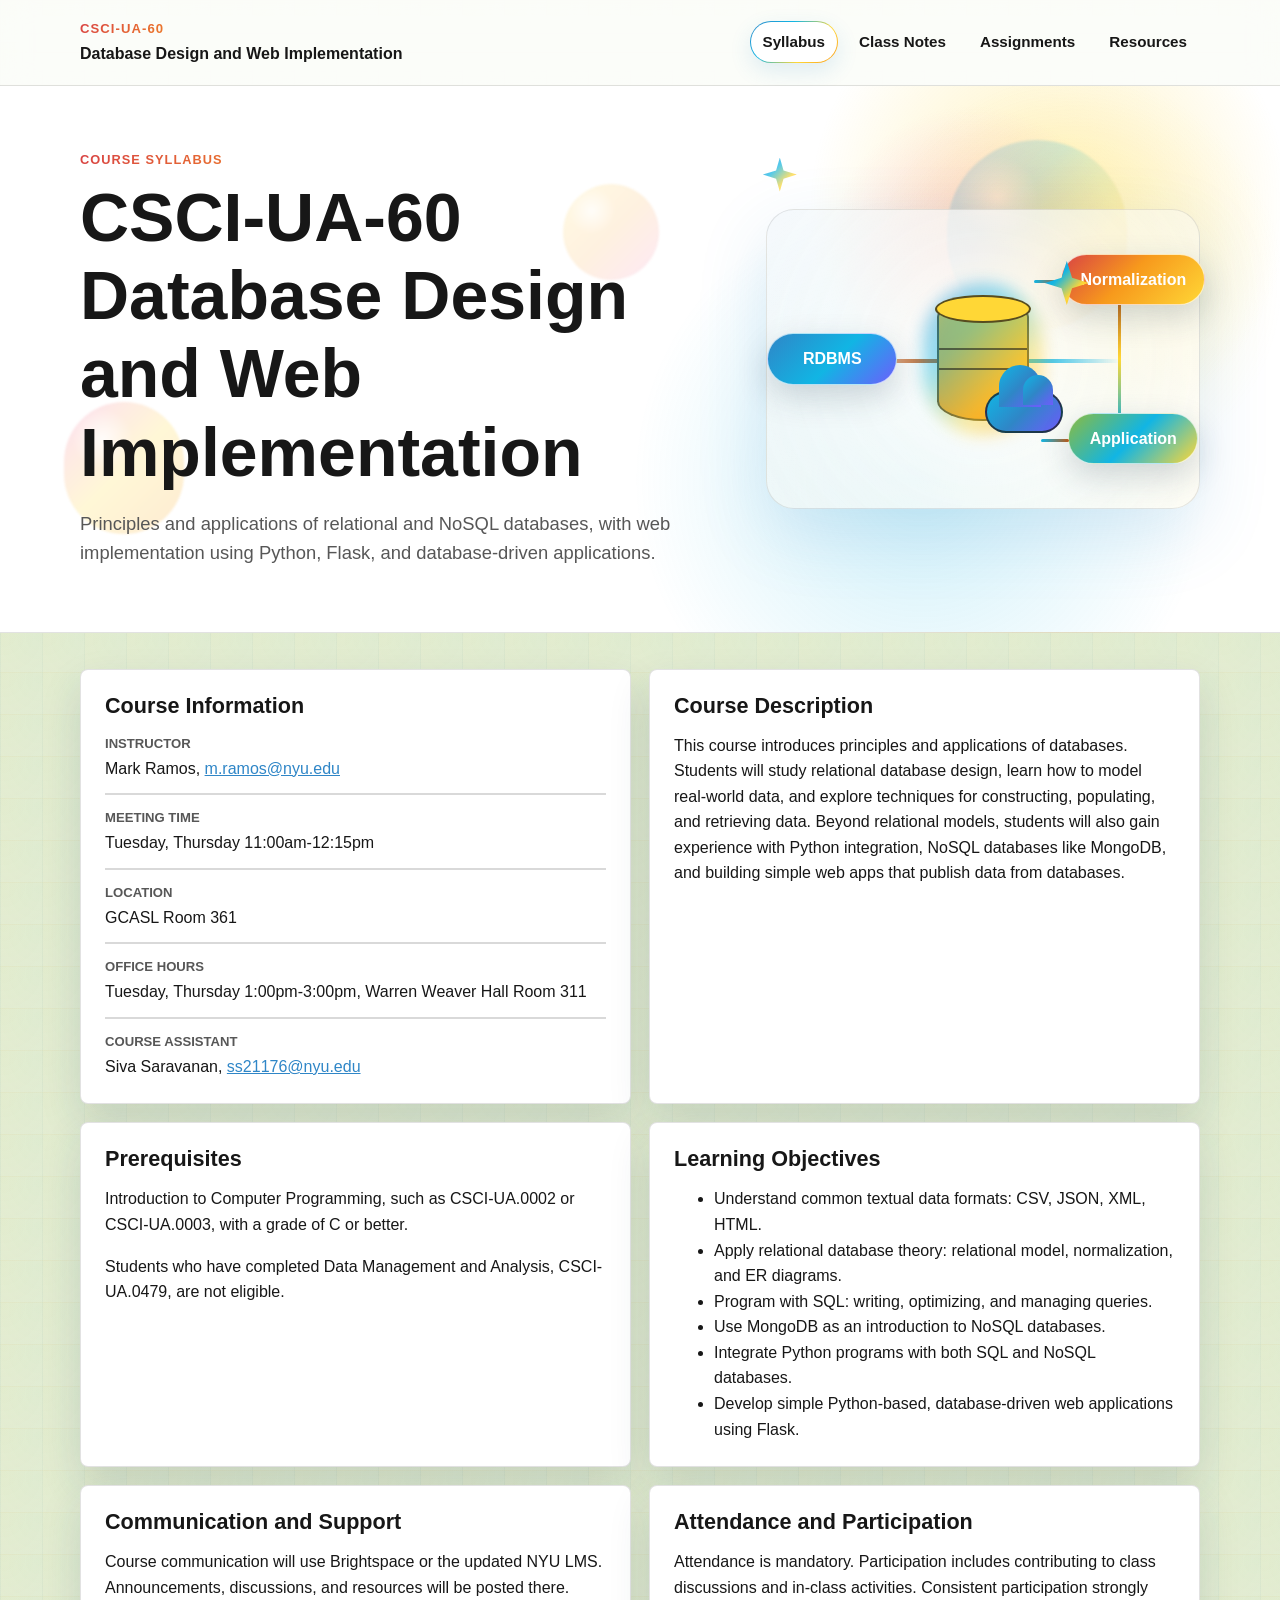
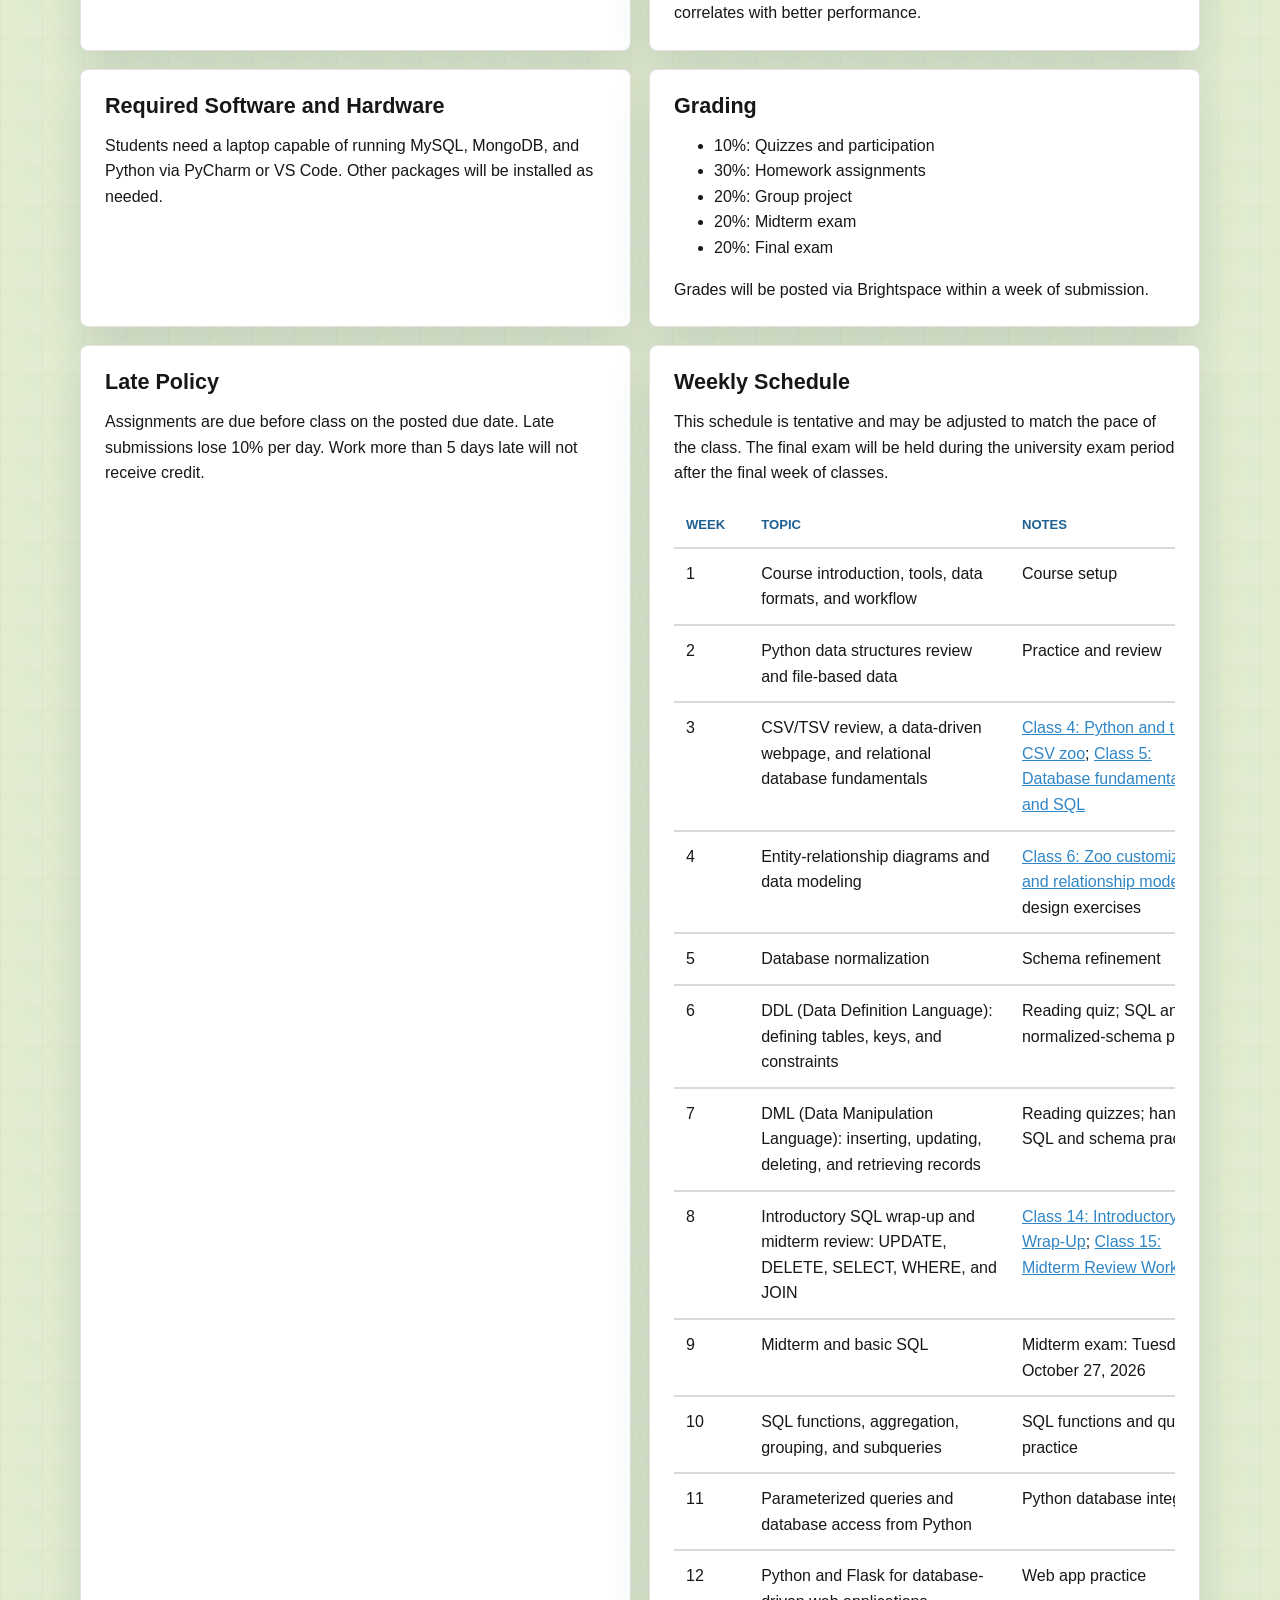
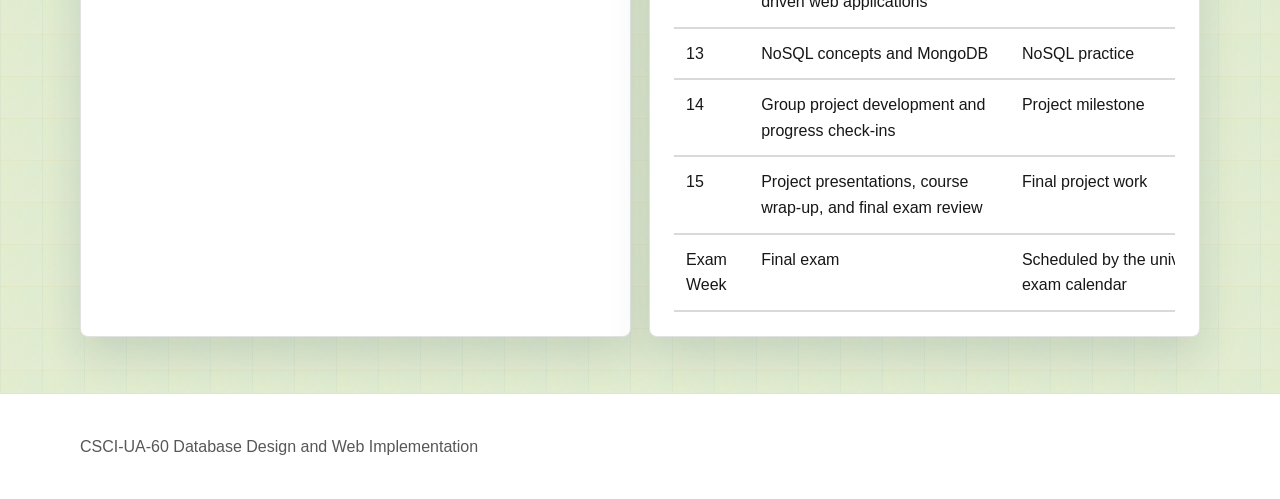
<file: index.html>
<!DOCTYPE html>
<html lang="en">
<head>
  <meta charset="UTF-8">
  <meta name="viewport" content="width=device-width, initial-scale=1.0">
  <meta name="description" content="Syllabus for CSCI-UA-60 Database Design and Web Implementation.">
  <title>CSCI-UA-60 | Syllabus</title>
  <link rel="stylesheet" href="styles.css">
</head>
<body>
  <header class="site-header">
    <div class="container header-content">
      <a class="site-title" href="index.html">
        <span class="course-number">CSCI-UA-60</span>
        <span>Database Design and Web Implementation</span>
      </a>
      <nav class="site-nav" aria-label="Main navigation">
        <a class="active" href="index.html">Syllabus</a>
        <a href="notes.html">Class Notes</a>
        <a href="assignments.html">Assignments</a>
        <a href="resources.html">Resources</a>
      </nav>
    </div>
  </header>

  <main>
    <section class="hero">
      <span class="hero-bubble hero-bubble-large" aria-hidden="true"></span>
      <span class="hero-bubble hero-bubble-small" aria-hidden="true"></span>
      <span class="hero-bubble hero-bubble-warm" aria-hidden="true"></span>
      <div class="container hero-layout">
        <div>
          <p class="eyebrow">Course Syllabus</p>
          <h1>CSCI-UA-60 Database Design and Web Implementation</h1>
          <p class="intro">Principles and applications of relational and NoSQL databases, with web implementation using Python, Flask, and database-driven applications.</p>
        </div>
        <div class="database-graphic" aria-hidden="true">
          <div class="flow-node blue node-rdbms">RDBMS</div>
          <div class="flow-node red node-normalization">Normalization</div>
          <div class="database-icon">
            <span class="db-top"></span>
            <span class="db-line"></span>
            <span class="db-line"></span>
            <span class="cloud"></span>
          </div>
          <div class="flow-node green node-application">Application</div>
        </div>
      </div>
    </section>

    <section class="container content-grid">
      <article class="panel">
        <h2>Course Information</h2>
        <dl class="details-list">
          <div>
            <dt>Instructor</dt>
            <dd>Mark Ramos, <a href="mailto:m.ramos@nyu.edu">m.ramos@nyu.edu</a></dd>
          </div>
          <div>
            <dt>Meeting Time</dt>
            <dd>Tuesday, Thursday 11:00am-12:15pm</dd>
          </div>
          <div>
            <dt>Location</dt>
            <dd>GCASL Room 361</dd>
          </div>
          <div>
            <dt>Office Hours</dt>
            <dd>Tuesday, Thursday 1:00pm-3:00pm, Warren Weaver Hall Room 311</dd>
          </div>
          <div>
            <dt>Course Assistant</dt>
            <dd>Siva Saravanan, <a href="mailto:ss21176@nyu.edu">ss21176@nyu.edu</a></dd>
          </div>
        </dl>
      </article>

      <article class="panel">
        <h2>Course Description</h2>
        <p>This course introduces principles and applications of databases. Students will study relational database design, learn how to model real-world data, and explore techniques for constructing, populating, and retrieving data. Beyond relational models, students will also gain experience with Python integration, NoSQL databases like MongoDB, and building simple web apps that publish data from databases.</p>
      </article>

      <article class="panel">
        <h2>Prerequisites</h2>
        <p>Introduction to Computer Programming, such as CSCI-UA.0002 or CSCI-UA.0003, with a grade of C or better.</p>
        <p>Students who have completed Data Management and Analysis, CSCI-UA.0479, are not eligible.</p>
      </article>

      <article class="panel">
        <h2>Learning Objectives</h2>
        <ul>
          <li>Understand common textual data formats: CSV, JSON, XML, HTML.</li>
          <li>Apply relational database theory: relational model, normalization, and ER diagrams.</li>
          <li>Program with SQL: writing, optimizing, and managing queries.</li>
          <li>Use MongoDB as an introduction to NoSQL databases.</li>
          <li>Integrate Python programs with both SQL and NoSQL databases.</li>
          <li>Develop simple Python-based, database-driven web applications using Flask.</li>
        </ul>
      </article>

      <article class="panel">
        <h2>Communication and Support</h2>
        <p>Course communication will use Brightspace or the updated NYU LMS. Announcements, discussions, and resources will be posted there.</p>
      </article>

      <article class="panel">
        <h2>Attendance and Participation</h2>
        <p>Attendance is mandatory. Participation includes contributing to class discussions and in-class activities. Consistent participation strongly correlates with better performance.</p>
      </article>

      <article class="panel">
        <h2>Required Software and Hardware</h2>
        <p>Students need a laptop capable of running MySQL, MongoDB, and Python via PyCharm or VS Code. Other packages will be installed as needed.</p>
      </article>

      <article class="panel">
        <h2>Grading</h2>
        <ul>
          <li>10%: Quizzes and participation</li>
          <li>30%: Homework assignments</li>
          <li>20%: Group project</li>
          <li>20%: Midterm exam</li>
          <li>20%: Final exam</li>
        </ul>
        <p>Grades will be posted via Brightspace within a week of submission.</p>
      </article>

      <article class="panel">
        <h2>Late Policy</h2>
        <p>Assignments are due before class on the posted due date. Late submissions lose 10% per day. Work more than 5 days late will not receive credit.</p>
      </article>

      <article class="panel">
        <h2>Weekly Schedule</h2>
        <p>This schedule is tentative and may be adjusted to match the pace of the class. The final exam will be held during the university exam period after the final week of classes.</p>
        <div class="table-wrap">
          <table>
            <thead>
              <tr>
                <th>Week</th>
                <th>Topic</th>
                <th>Notes</th>
              </tr>
            </thead>
            <tbody>
              <tr>
                <td>1</td>
                <td>Course introduction, tools, data formats, and workflow</td>
                <td>Course setup</td>
              </tr>
              <tr>
                <td>2</td>
                <td>Python data structures review and file-based data</td>
                <td>Practice and review</td>
              </tr>
              <tr>
                <td>3</td>
                <td>CSV/TSV review, a data-driven webpage, and relational database fundamentals</td>
                <td><a href="notes.html#week-3-class-4">Class 4: Python and the CSV zoo</a>; <a href="notes.html#week-3-class-5">Class 5: Database fundamentals and SQL</a></td>
              </tr>
              <tr>
                <td>4</td>
                <td>Entity-relationship diagrams and data modeling</td>
                <td><a href="notes.html#week-4-class-6">Class 6: Zoo customization and relationship modeling</a>; design exercises</td>
              </tr>
              <tr>
                <td>5</td>
                <td>Database normalization</td>
                <td>Schema refinement</td>
              </tr>
              <tr>
                <td>6</td>
                <td>DDL (Data Definition Language): defining tables, keys, and constraints</td>
                <td>Reading quiz; SQL and normalized-schema practice</td>
              </tr>
              <tr>
                <td>7</td>
                <td>DML (Data Manipulation Language): inserting, updating, deleting, and retrieving records</td>
                <td>Reading quizzes; hands-on SQL and schema practice</td>
              </tr>
              <tr>
                <td>8</td>
                <td>Introductory SQL wrap-up and midterm review: UPDATE, DELETE, SELECT, WHERE, and JOIN</td>
                <td><a href="notes.html#week-8-class-14">Class 14: Introductory SQL Wrap-Up</a>; <a href="notes.html#week-8-class-15">Class 15: Midterm Review Workshop</a></td>
              </tr>
              <tr>
                <td>9</td>
                <td>Midterm and basic SQL</td>
                <td>Midterm exam: Tuesday, <time datetime="2026-10-27">October 27, 2026</time></td>
              </tr>
              <tr>
                <td>10</td>
                <td>SQL functions, aggregation, grouping, and subqueries</td>
                <td>SQL functions and query practice</td>
              </tr>
              <tr>
                <td>11</td>
                <td>Parameterized queries and database access from Python</td>
                <td>Python database integration</td>
              </tr>
              <tr>
                <td>12</td>
                <td>Python and Flask for database-driven web applications</td>
                <td>Web app practice</td>
              </tr>
              <tr>
                <td>13</td>
                <td>NoSQL concepts and MongoDB</td>
                <td>NoSQL practice</td>
              </tr>
              <tr>
                <td>14</td>
                <td>Group project development and progress check-ins</td>
                <td>Project milestone</td>
              </tr>
              <tr>
                <td>15</td>
                <td>Project presentations, course wrap-up, and final exam review</td>
                <td>Final project work</td>
              </tr>
              <tr>
                <td>Exam Week</td>
                <td>Final exam</td>
                <td>Scheduled by the university exam calendar</td>
              </tr>
            </tbody>
          </table>
        </div>
      </article>
    </section>
  </main>

  <footer class="site-footer">
    <div class="container">
      <p>CSCI-UA-60 Database Design and Web Implementation</p>
    </div>
  </footer>
  <script src="script.js"></script>
</body>
</html>
</file>
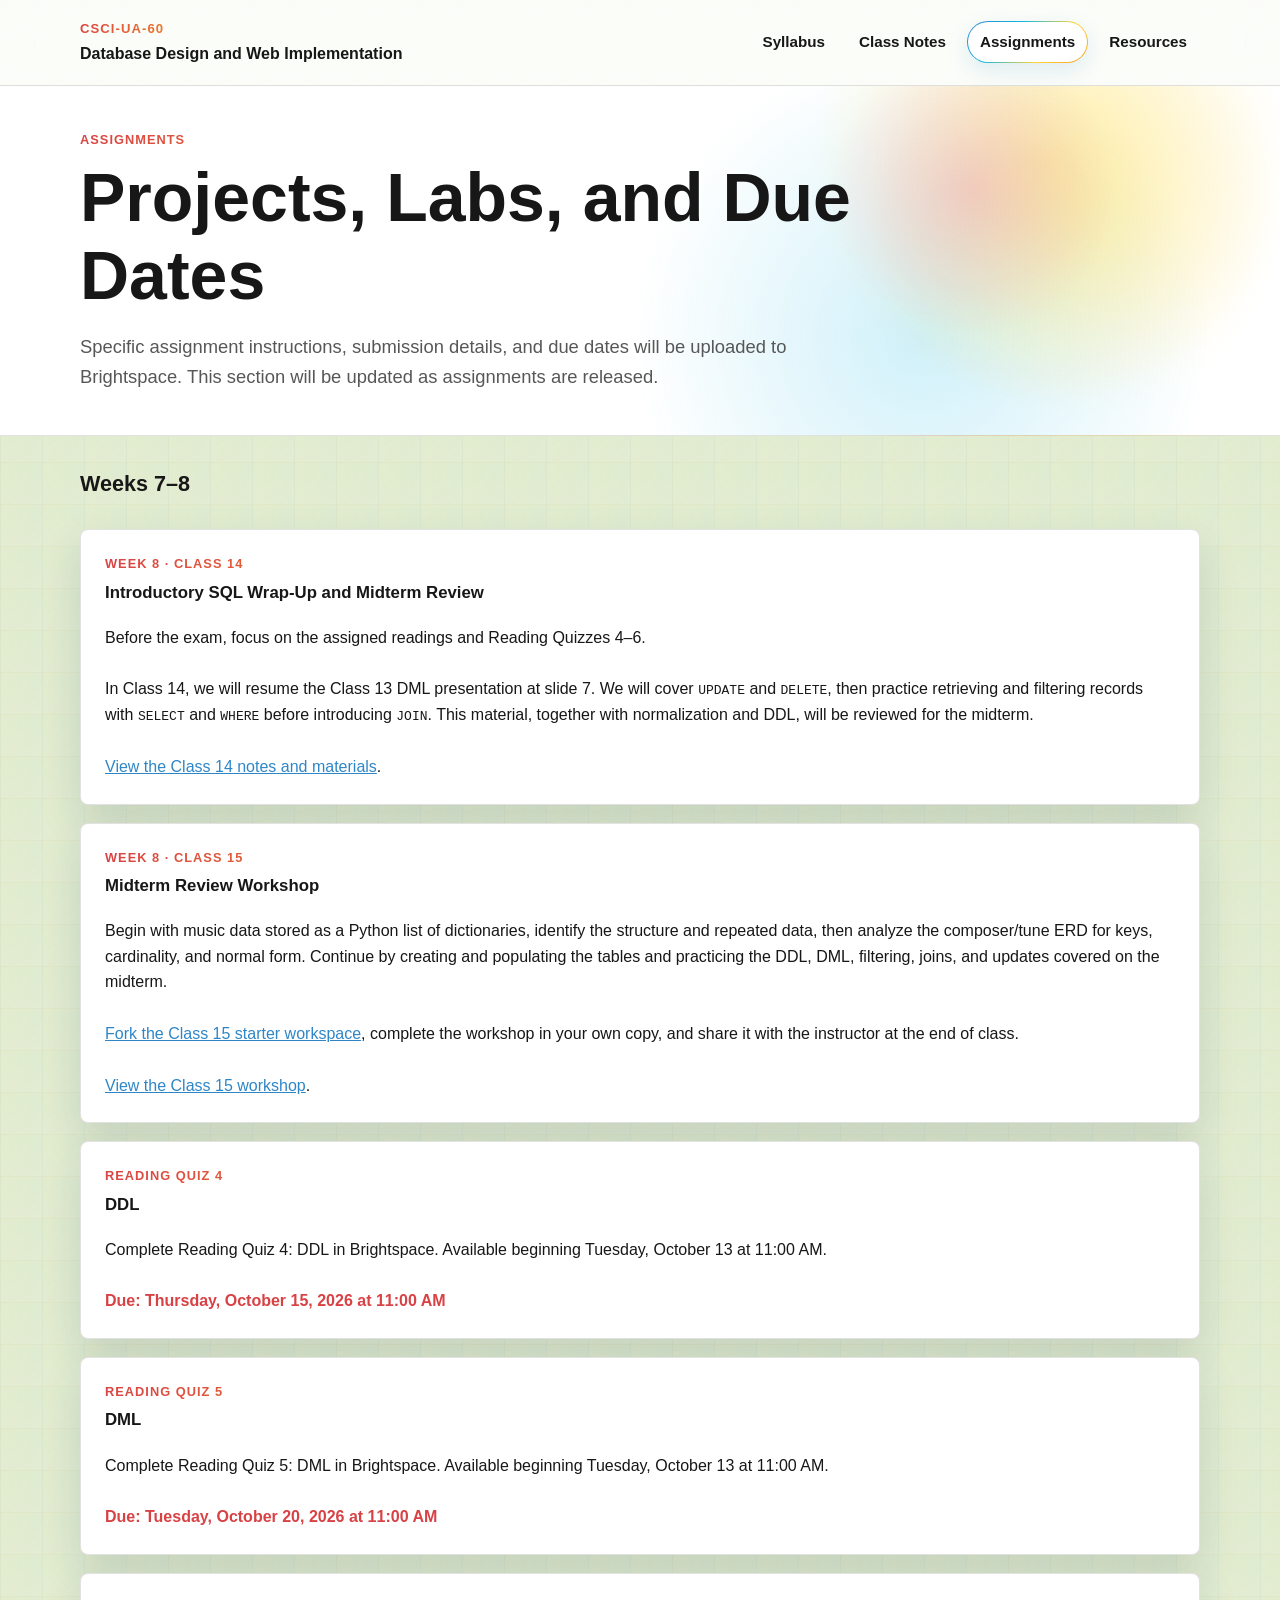
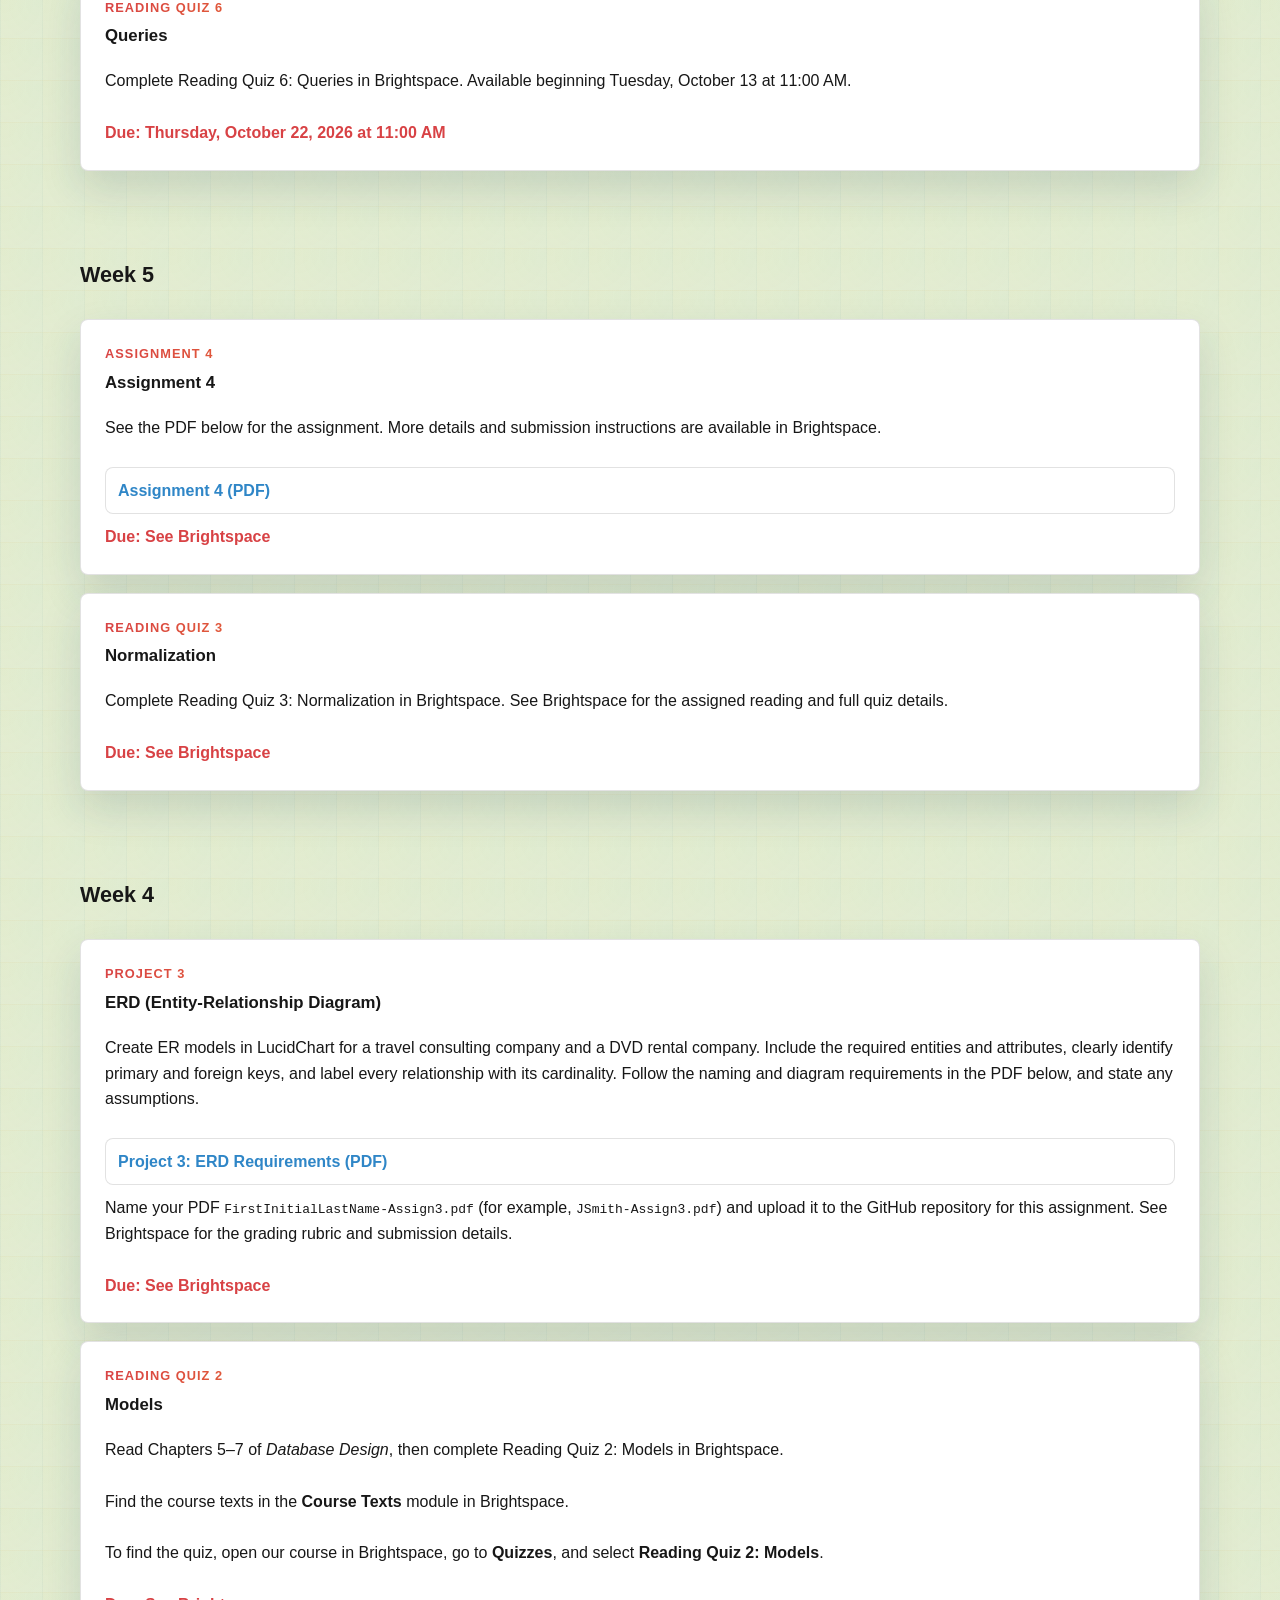
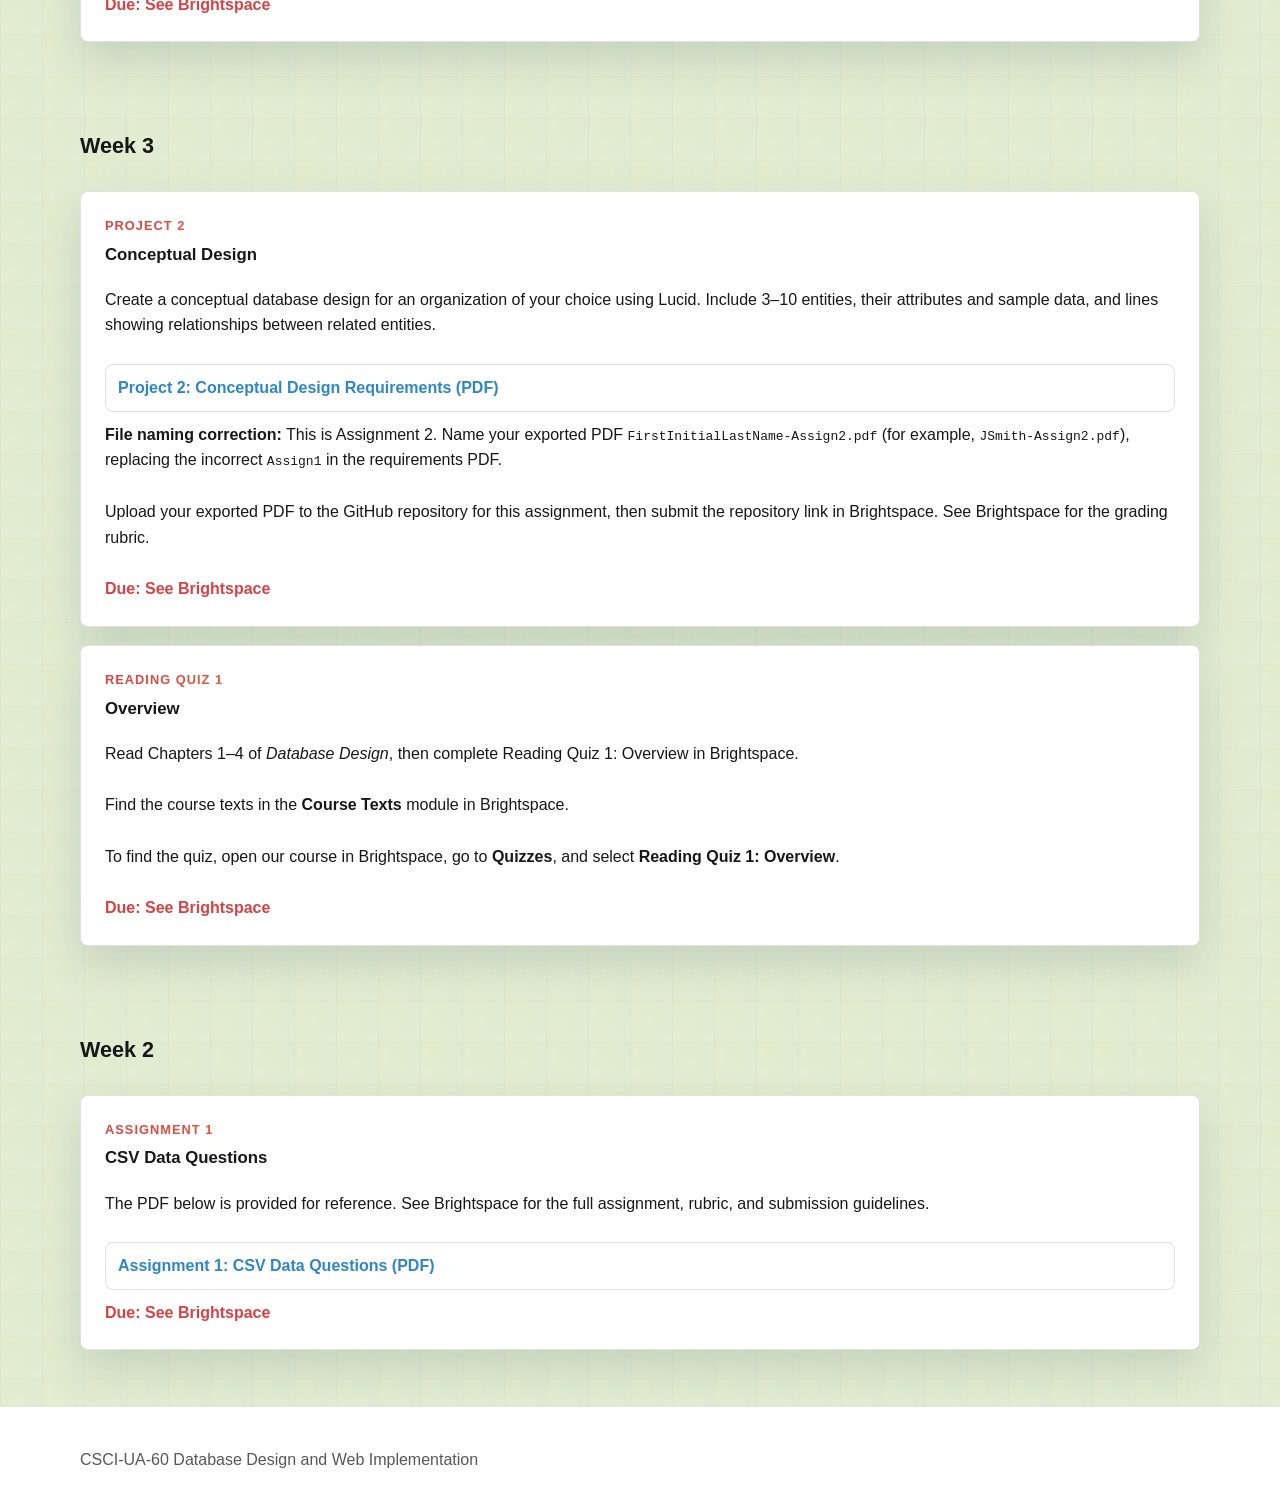
<file: assignments.html>
<!DOCTYPE html>
<html lang="en">
<head>
  <meta charset="UTF-8">
  <meta name="viewport" content="width=device-width, initial-scale=1.0">
  <meta name="description" content="Assignments for CSCI-UA-60 Database Design and Web Implementation.">
  <title>CSCI-UA-60 | Assignments</title>
  <link rel="stylesheet" href="styles.css">
</head>
<body>
  <header class="site-header">
    <div class="container header-content">
      <a class="site-title" href="index.html">
        <span class="course-number">CSCI-UA-60</span>
        <span>Database Design and Web Implementation</span>
      </a>
      <nav class="site-nav" aria-label="Main navigation">
        <a href="index.html">Syllabus</a>
        <a href="notes.html">Class Notes</a>
        <a class="active" href="assignments.html">Assignments</a>
        <a href="resources.html">Resources</a>
      </nav>
    </div>
  </header>

  <main>
    <section class="page-heading">
      <div class="container">
        <p class="eyebrow">Assignments</p>
        <h1>Projects, Labs, and Due Dates</h1>
        <p class="intro">Specific assignment instructions, submission details, and due dates will be uploaded to Brightspace. This section will be updated as assignments are released.</p>
      </div>
    </section>

    <section class="container card-list" aria-labelledby="weeks-7-8-heading">
      <h2 id="weeks-7-8-heading">Weeks 7–8</h2>
      <article class="panel assignment">
        <div>
          <p class="tag">Week 8 · Class 14</p>
          <h3>Introductory SQL Wrap-Up and Midterm Review</h3>
        </div>
        <p>Before the exam, focus on the assigned readings and Reading Quizzes 4–6.</p>
        <p>In Class 14, we will resume the Class 13 DML presentation at slide 7. We will cover <code>UPDATE</code> and <code>DELETE</code>, then practice retrieving and filtering records with <code>SELECT</code> and <code>WHERE</code> before introducing <code>JOIN</code>. This material, together with normalization and DDL, will be reviewed for the midterm.</p>
        <p><a href="notes.html#week-8-class-14">View the Class 14 notes and materials</a>.</p>
      </article>

      <article class="panel assignment">
        <div>
          <p class="tag">Week 8 · Class 15</p>
          <h3>Midterm Review Workshop</h3>
        </div>
        <p>Begin with music data stored as a Python list of dictionaries, identify the structure and repeated data, then analyze the composer/tune ERD for keys, cardinality, and normal form. Continue by creating and populating the tables and practicing the DDL, DML, filtering, joins, and updates covered on the midterm.</p>
        <p><a href="https://edstem.org/us/courses/105050/workspaces/p51dWtWdWSoIzqgTLicw5dyoEVkQ9aVo" target="_blank" rel="noopener noreferrer">Fork the Class 15 starter workspace</a>, complete the workshop in your own copy, and share it with the instructor at the end of class.</p>
        <p><a href="notes.html#week-8-class-15">View the Class 15 workshop</a>.</p>
      </article>

      <article class="panel assignment">
        <div>
          <p class="tag">Reading Quiz 4</p>
          <h3>DDL</h3>
        </div>
        <p>Complete Reading Quiz 4: DDL in Brightspace. Available beginning <time datetime="2026-10-13T11:00:00-04:00">Tuesday, October 13 at 11:00 AM</time>.</p>
        <p class="due-date">Due: <time datetime="2026-10-15T11:00:00-04:00">Thursday, October 15, 2026 at 11:00 AM</time></p>
      </article>

      <article class="panel assignment">
        <div>
          <p class="tag">Reading Quiz 5</p>
          <h3>DML</h3>
        </div>
        <p>Complete Reading Quiz 5: DML in Brightspace. Available beginning <time datetime="2026-10-13T11:00:00-04:00">Tuesday, October 13 at 11:00 AM</time>.</p>
        <p class="due-date">Due: <time datetime="2026-10-20T11:00:00-04:00">Tuesday, October 20, 2026 at 11:00 AM</time></p>
      </article>

      <article class="panel assignment">
        <div>
          <p class="tag">Reading Quiz 6</p>
          <h3>Queries</h3>
        </div>
        <p>Complete Reading Quiz 6: Queries in Brightspace. Available beginning <time datetime="2026-10-13T11:00:00-04:00">Tuesday, October 13 at 11:00 AM</time>.</p>
        <p class="due-date">Due: <time datetime="2026-10-22T11:00:00-04:00">Thursday, October 22, 2026 at 11:00 AM</time></p>
      </article>
    </section>

    <section class="container card-list" aria-labelledby="week-5-heading">
      <h2 id="week-5-heading">Week 5</h2>
      <article class="panel assignment">
        <div>
          <p class="tag">Assignment 4</p>
          <h3>Assignment 4</h3>
        </div>
        <p>See the PDF below for the assignment. More details and submission instructions are available in Brightspace.</p>
        <ul class="resource-list">
          <li><a href="files/Assignment4.pdf" target="_blank" rel="noopener noreferrer">Assignment 4 (PDF)</a></li>
        </ul>
        <p class="due-date">Due: See Brightspace</p>
      </article>

      <article class="panel assignment">
        <div>
          <p class="tag">Reading Quiz 3</p>
          <h3>Normalization</h3>
        </div>
        <p>Complete Reading Quiz 3: Normalization in Brightspace. See Brightspace for the assigned reading and full quiz details.</p>
        <p class="due-date">Due: See Brightspace</p>
      </article>
    </section>

    <section class="container card-list" aria-labelledby="week-4-heading">
      <h2 id="week-4-heading">Week 4</h2>
      <article class="panel assignment">
        <div>
          <p class="tag">Project 3</p>
          <h3>ERD (Entity-Relationship Diagram)</h3>
        </div>
        <p>Create ER models in LucidChart for a travel consulting company and a DVD rental company. Include the required entities and attributes, clearly identify primary and foreign keys, and label every relationship with its cardinality. Follow the naming and diagram requirements in the PDF below, and state any assumptions.</p>
        <ul class="resource-list">
          <li><a href="files/Assignment3Requirements.pdf">Project 3: ERD Requirements (PDF)</a></li>
        </ul>
        <p>Name your PDF <code>FirstInitialLastName-Assign3.pdf</code> (for example, <code>JSmith-Assign3.pdf</code>) and upload it to the GitHub repository for this assignment. See Brightspace for the grading rubric and submission details.</p>
        <p class="due-date">Due: See Brightspace</p>
      </article>

      <article class="panel assignment">
        <div>
          <p class="tag">Reading Quiz 2</p>
          <h3>Models</h3>
        </div>
        <p>Read Chapters 5–7 of <cite>Database Design</cite>, then complete Reading Quiz 2: Models in Brightspace.</p>
        <p>Find the course texts in the <strong>Course Texts</strong> module in Brightspace.</p>
        <p>To find the quiz, open our course in Brightspace, go to <strong>Quizzes</strong>, and select <strong>Reading Quiz 2: Models</strong>.</p>
        <p class="due-date">Due: See Brightspace</p>
      </article>
    </section>

    <section class="container card-list" aria-labelledby="week-3-heading">
      <h2 id="week-3-heading">Week 3</h2>
      <article class="panel assignment">
        <div>
          <p class="tag">Project 2</p>
          <h3>Conceptual Design</h3>
        </div>
        <p>Create a conceptual database design for an organization of your choice using Lucid. Include 3–10 entities, their attributes and sample data, and lines showing relationships between related entities.</p>
        <ul class="resource-list">
          <li><a href="files/Assignment2Requirements.pdf">Project 2: Conceptual Design Requirements (PDF)</a></li>
        </ul>
        <p><strong>File naming correction:</strong> This is Assignment 2. Name your exported PDF <code>FirstInitialLastName-Assign2.pdf</code> (for example, <code>JSmith-Assign2.pdf</code>), replacing the incorrect <code>Assign1</code> in the requirements PDF.</p>
        <p>Upload your exported PDF to the GitHub repository for this assignment, then submit the repository link in Brightspace. See Brightspace for the grading rubric.</p>
        <p class="due-date">Due: See Brightspace</p>
      </article>

      <article class="panel assignment">
        <div>
          <p class="tag">Reading Quiz 1</p>
          <h3>Overview</h3>
        </div>
        <p>Read Chapters 1–4 of <cite>Database Design</cite>, then complete Reading Quiz 1: Overview in Brightspace.</p>
        <p>Find the course texts in the <strong>Course Texts</strong> module in Brightspace.</p>
        <p>To find the quiz, open our course in Brightspace, go to <strong>Quizzes</strong>, and select <strong>Reading Quiz 1: Overview</strong>.</p>
        <p class="due-date">Due: See Brightspace</p>
      </article>

    </section>

    <section class="container card-list" aria-labelledby="week-2-heading">
      <h2 id="week-2-heading">Week 2</h2>
      <article class="panel assignment">
        <div>
          <p class="tag">Assignment 1</p>
          <h3>CSV Data Questions</h3>
        </div>
        <p>The PDF below is provided for reference. See Brightspace for the full assignment, rubric, and submission guidelines.</p>
        <ul class="resource-list">
          <li><a href="files/CSV_Data_Questions_Assignment.pdf">Assignment 1: CSV Data Questions (PDF)</a></li>
        </ul>
        <p class="due-date">Due: See Brightspace</p>
      </article>
    </section>
  </main>

  <footer class="site-footer">
    <div class="container">
      <p>CSCI-UA-60 Database Design and Web Implementation</p>
    </div>
  </footer>
</body>
</html>
</file>
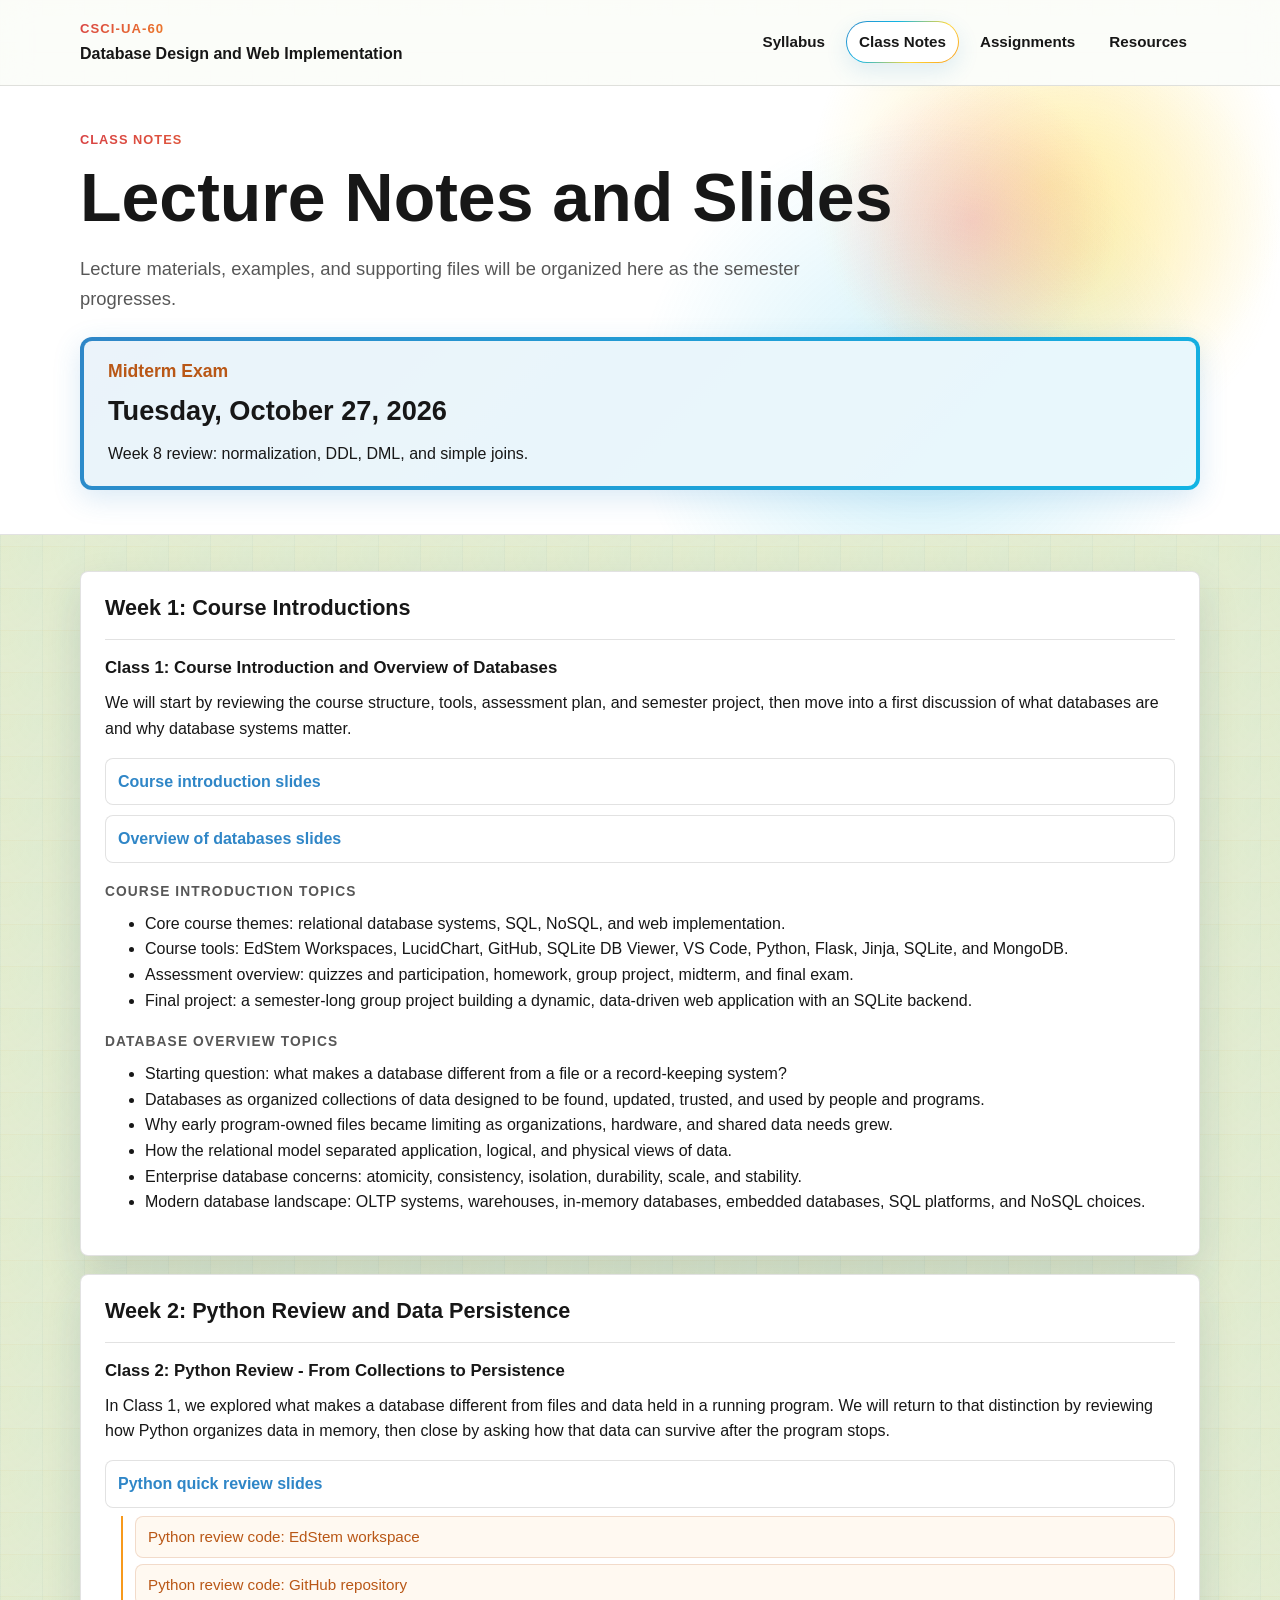
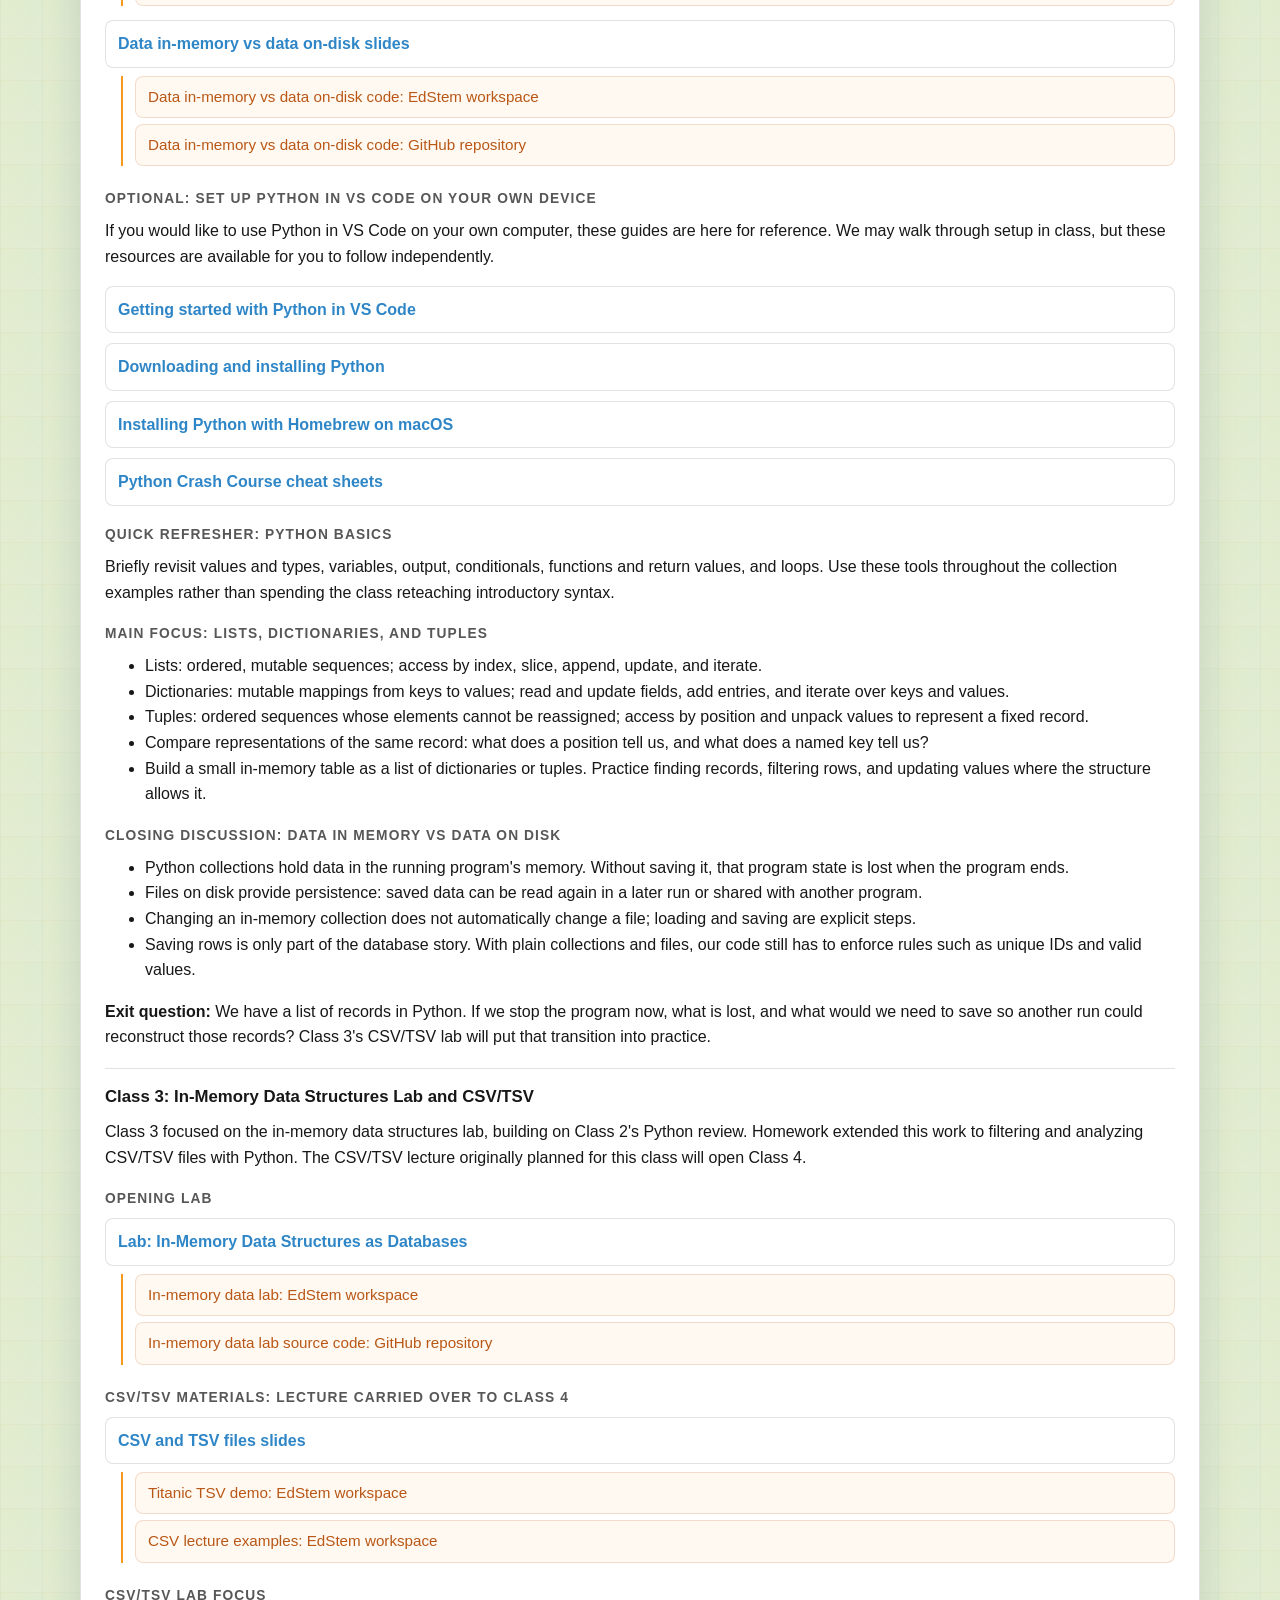
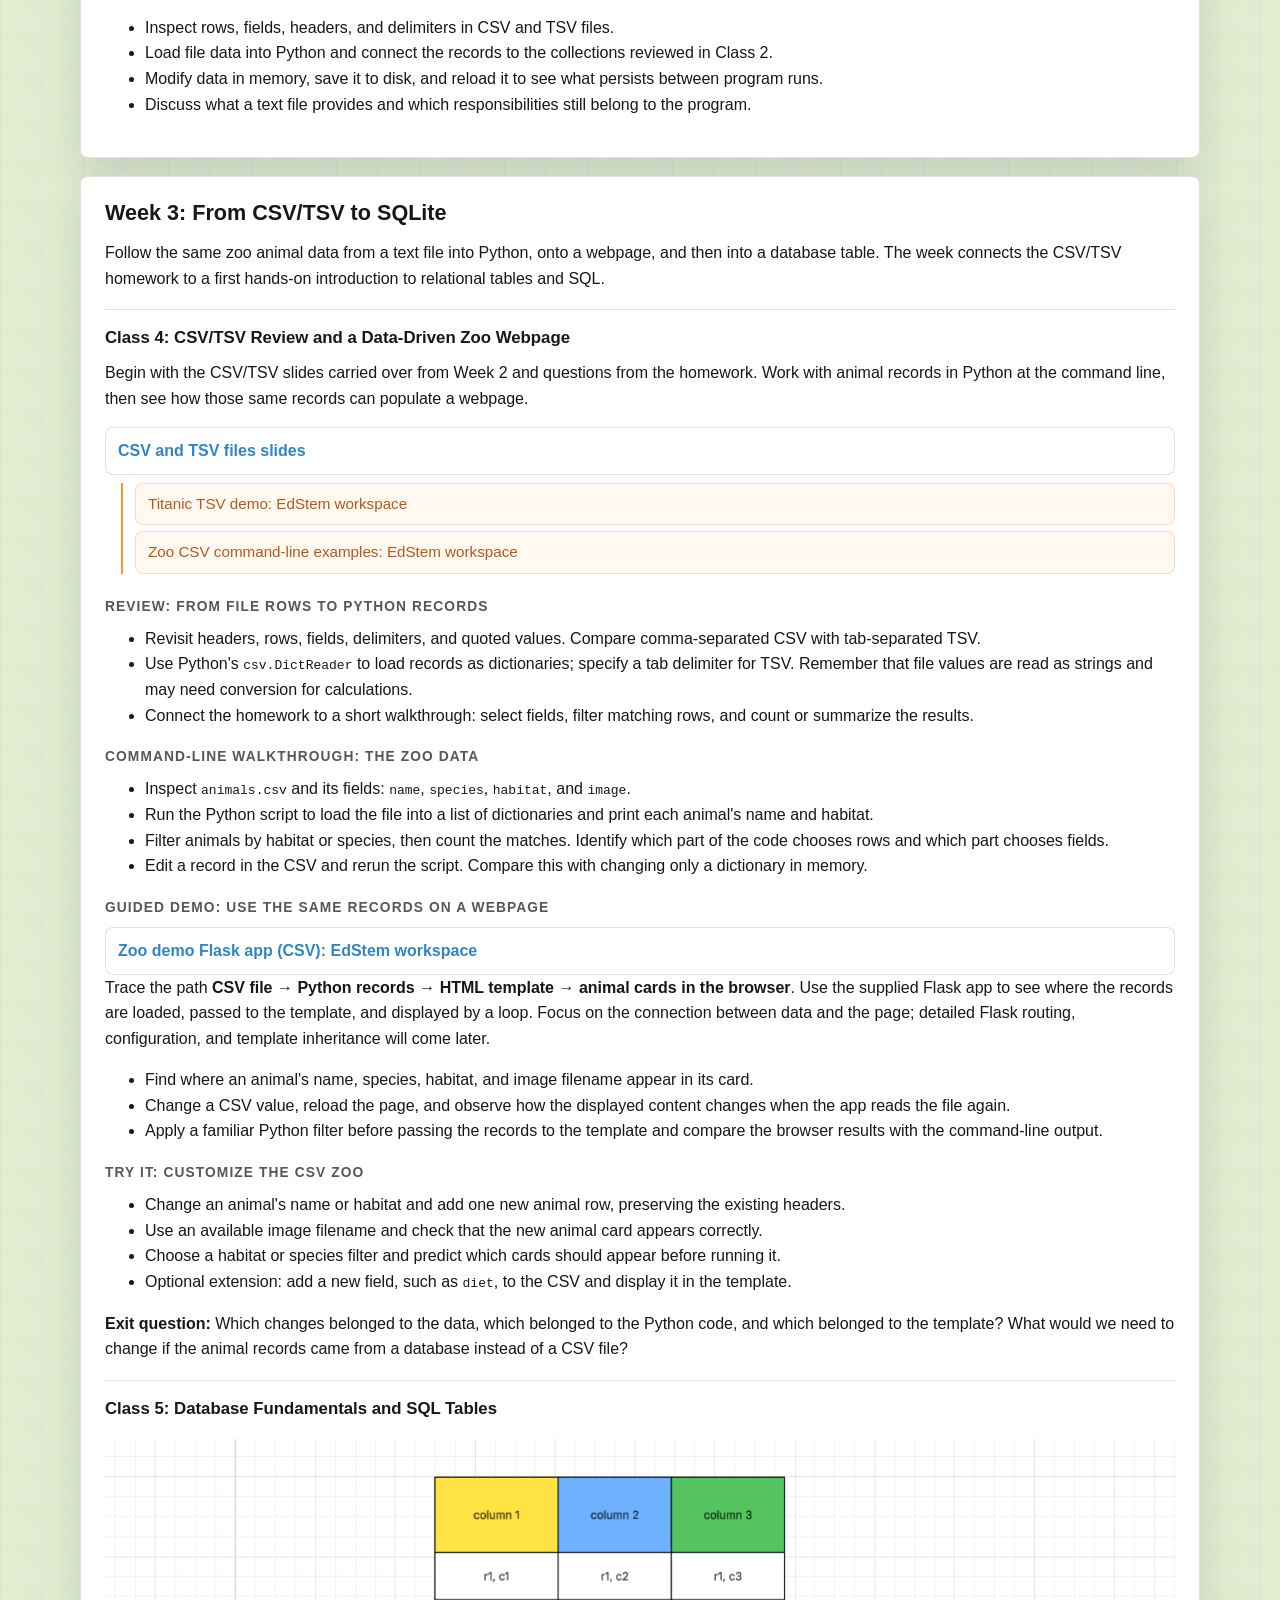
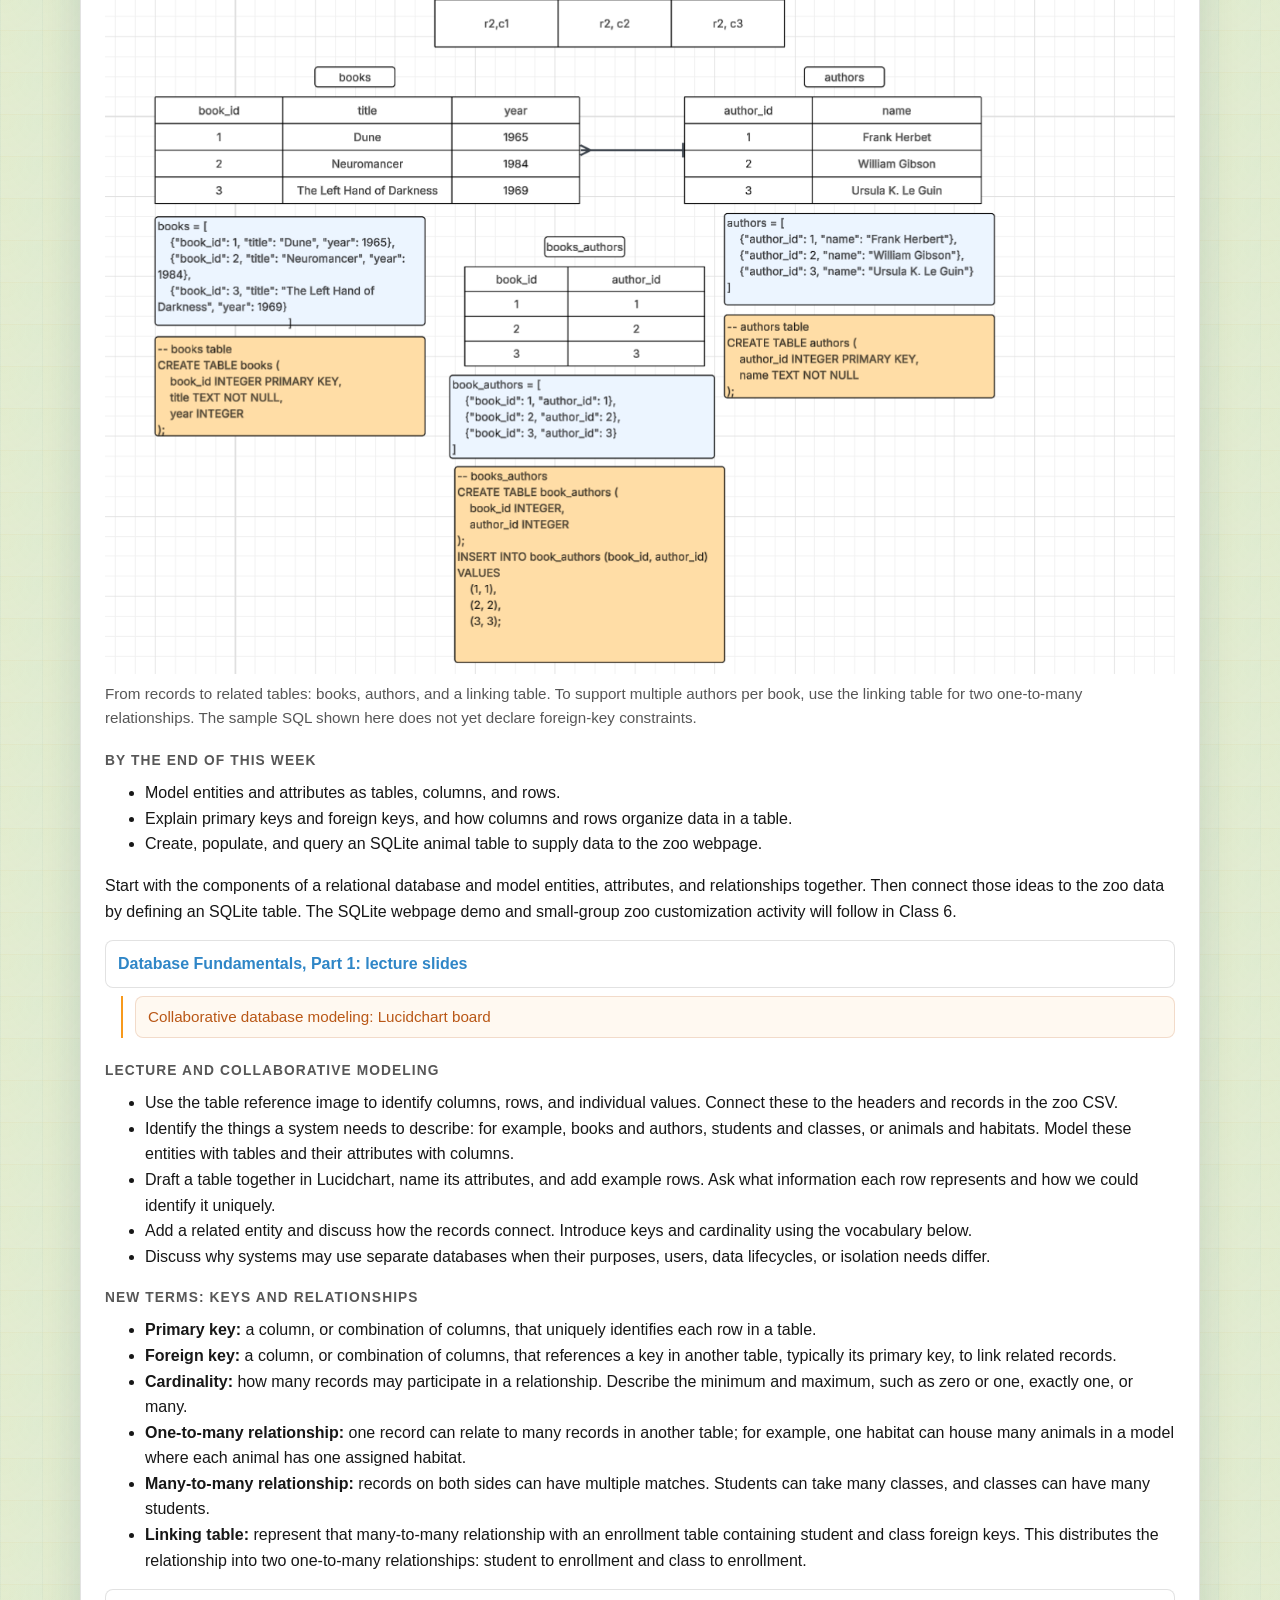
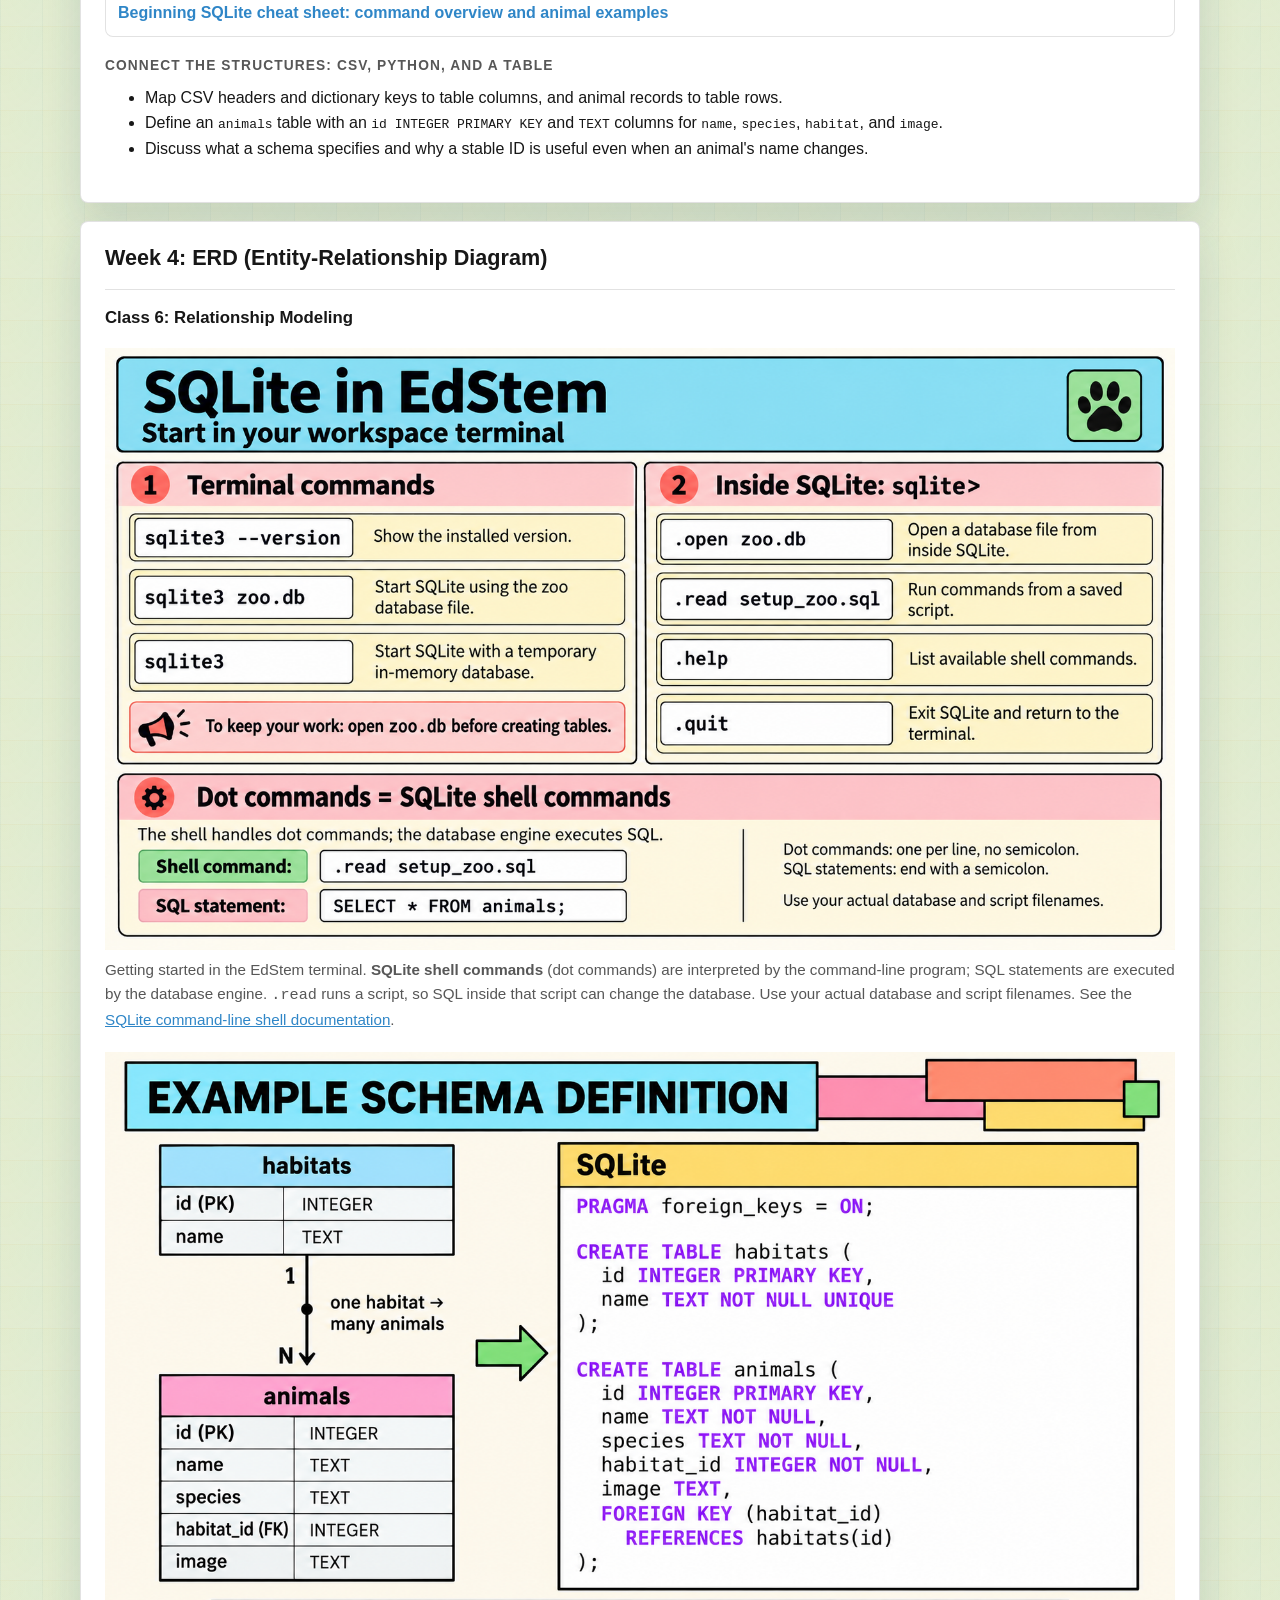
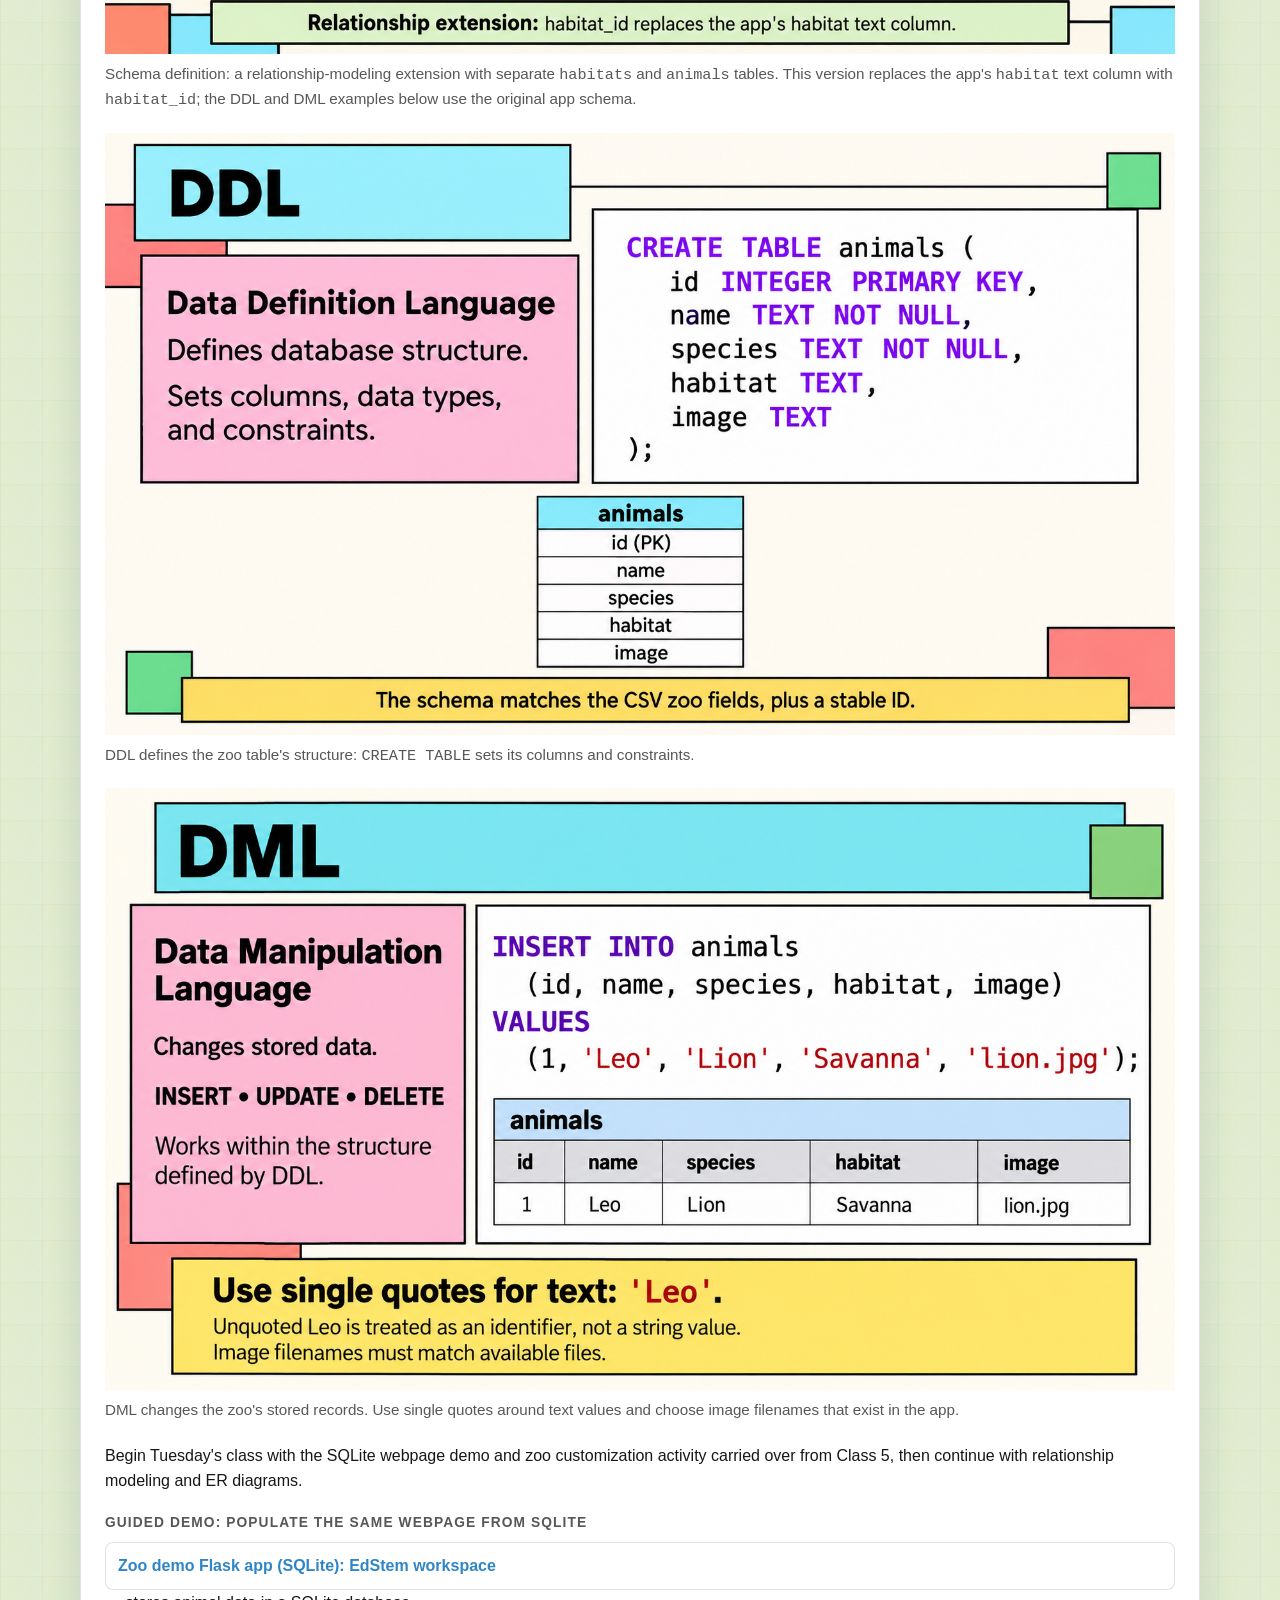
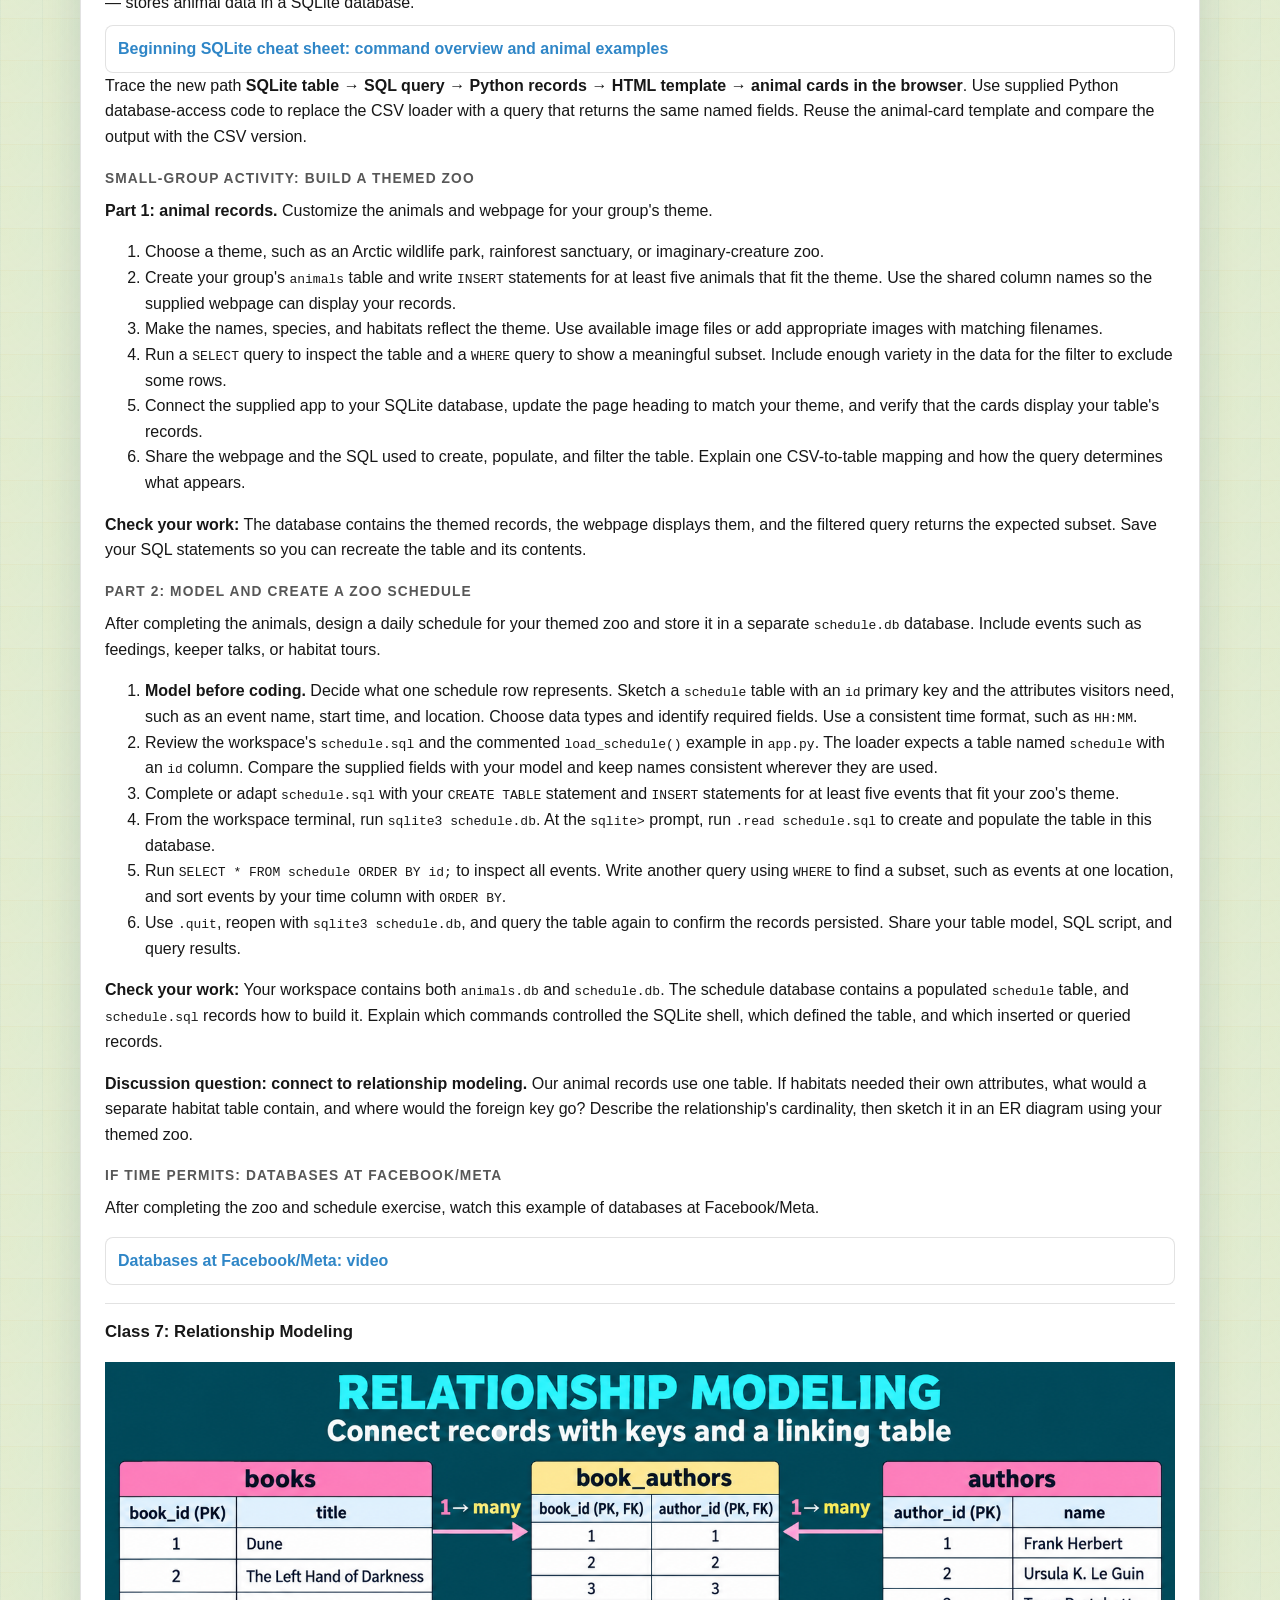
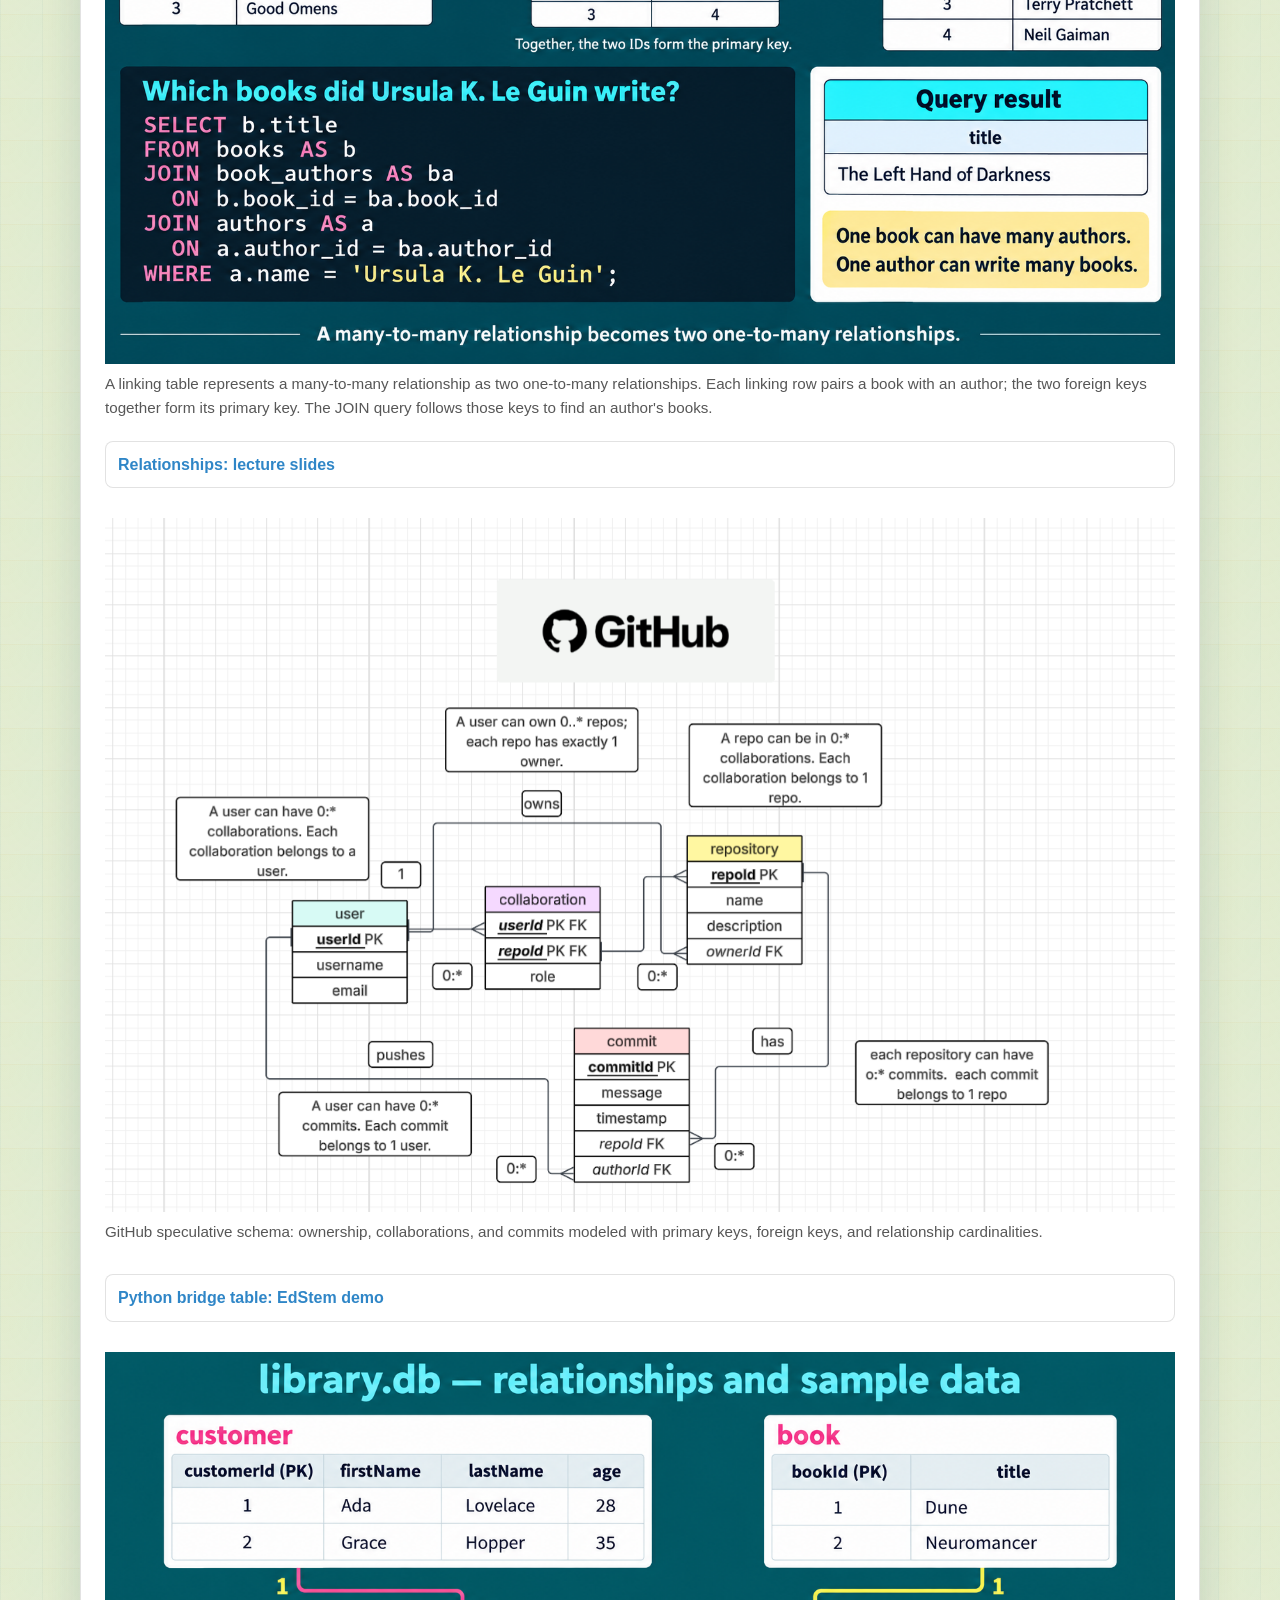
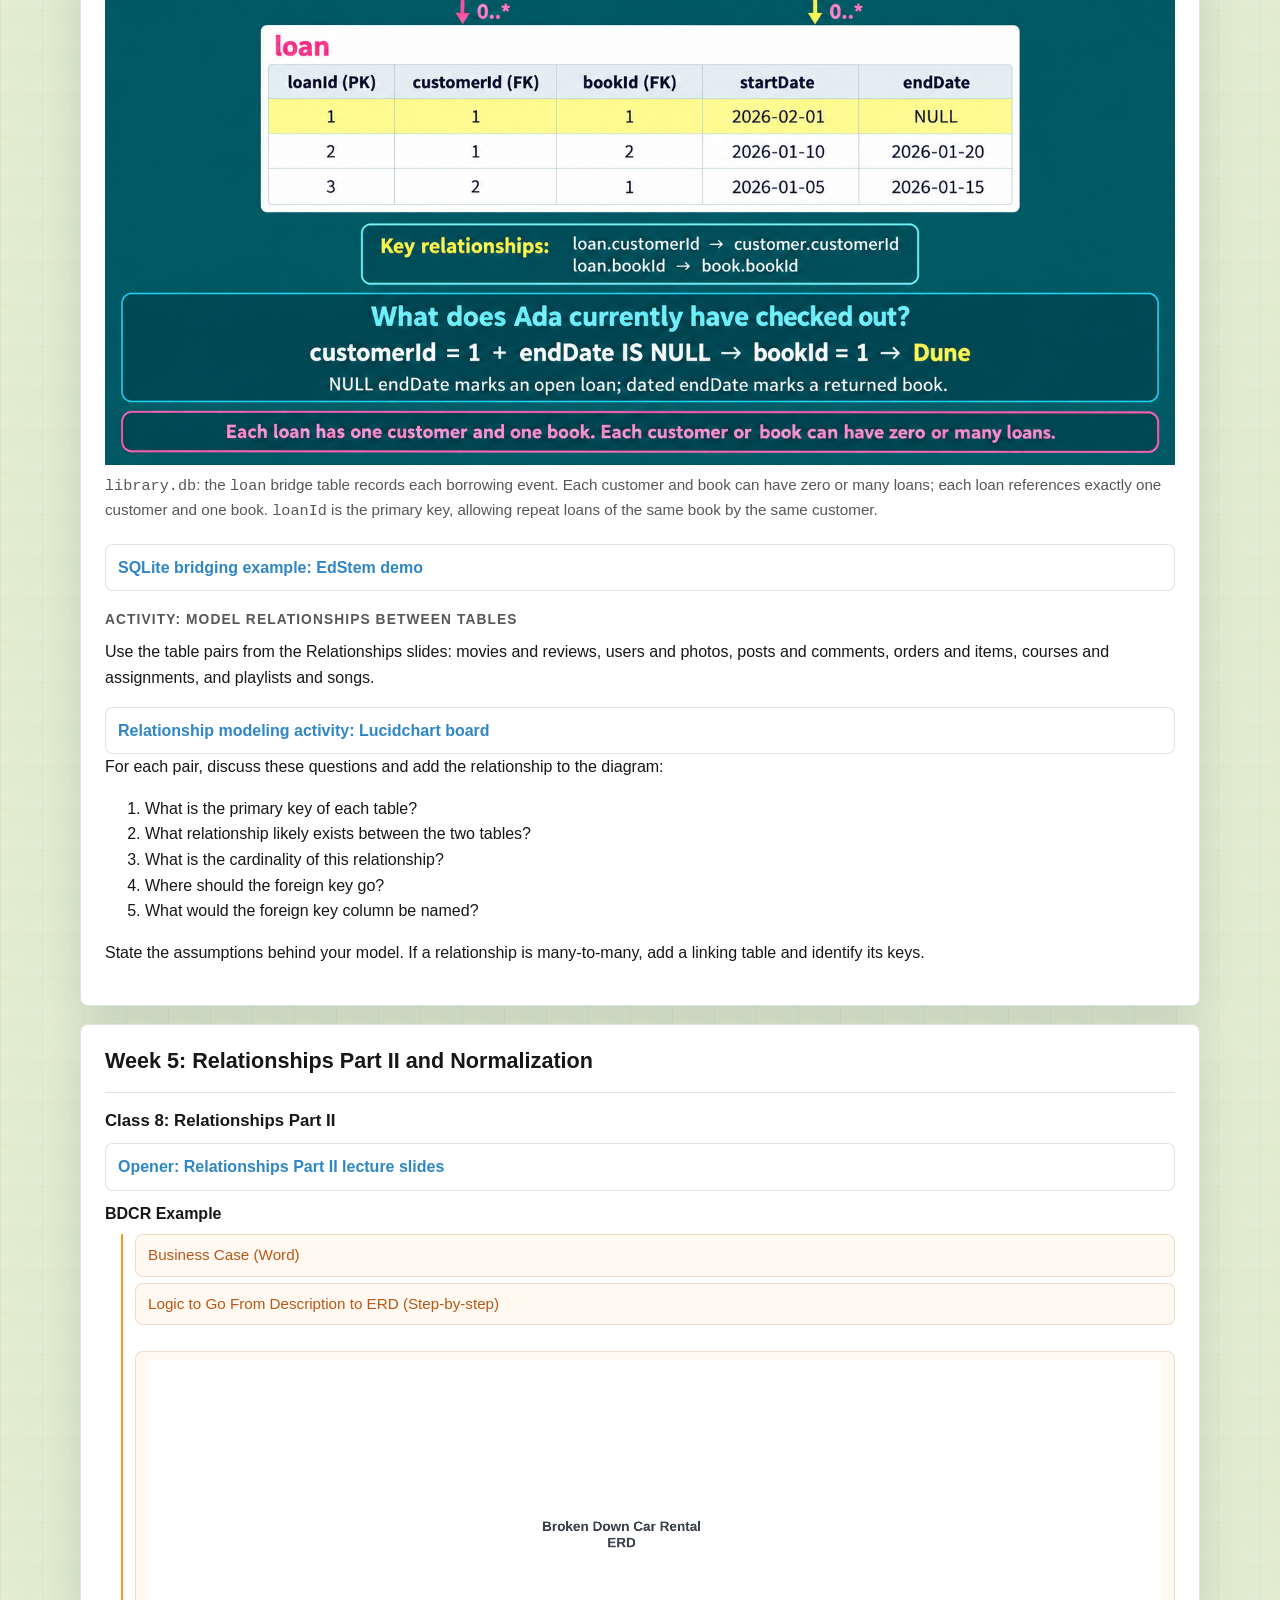
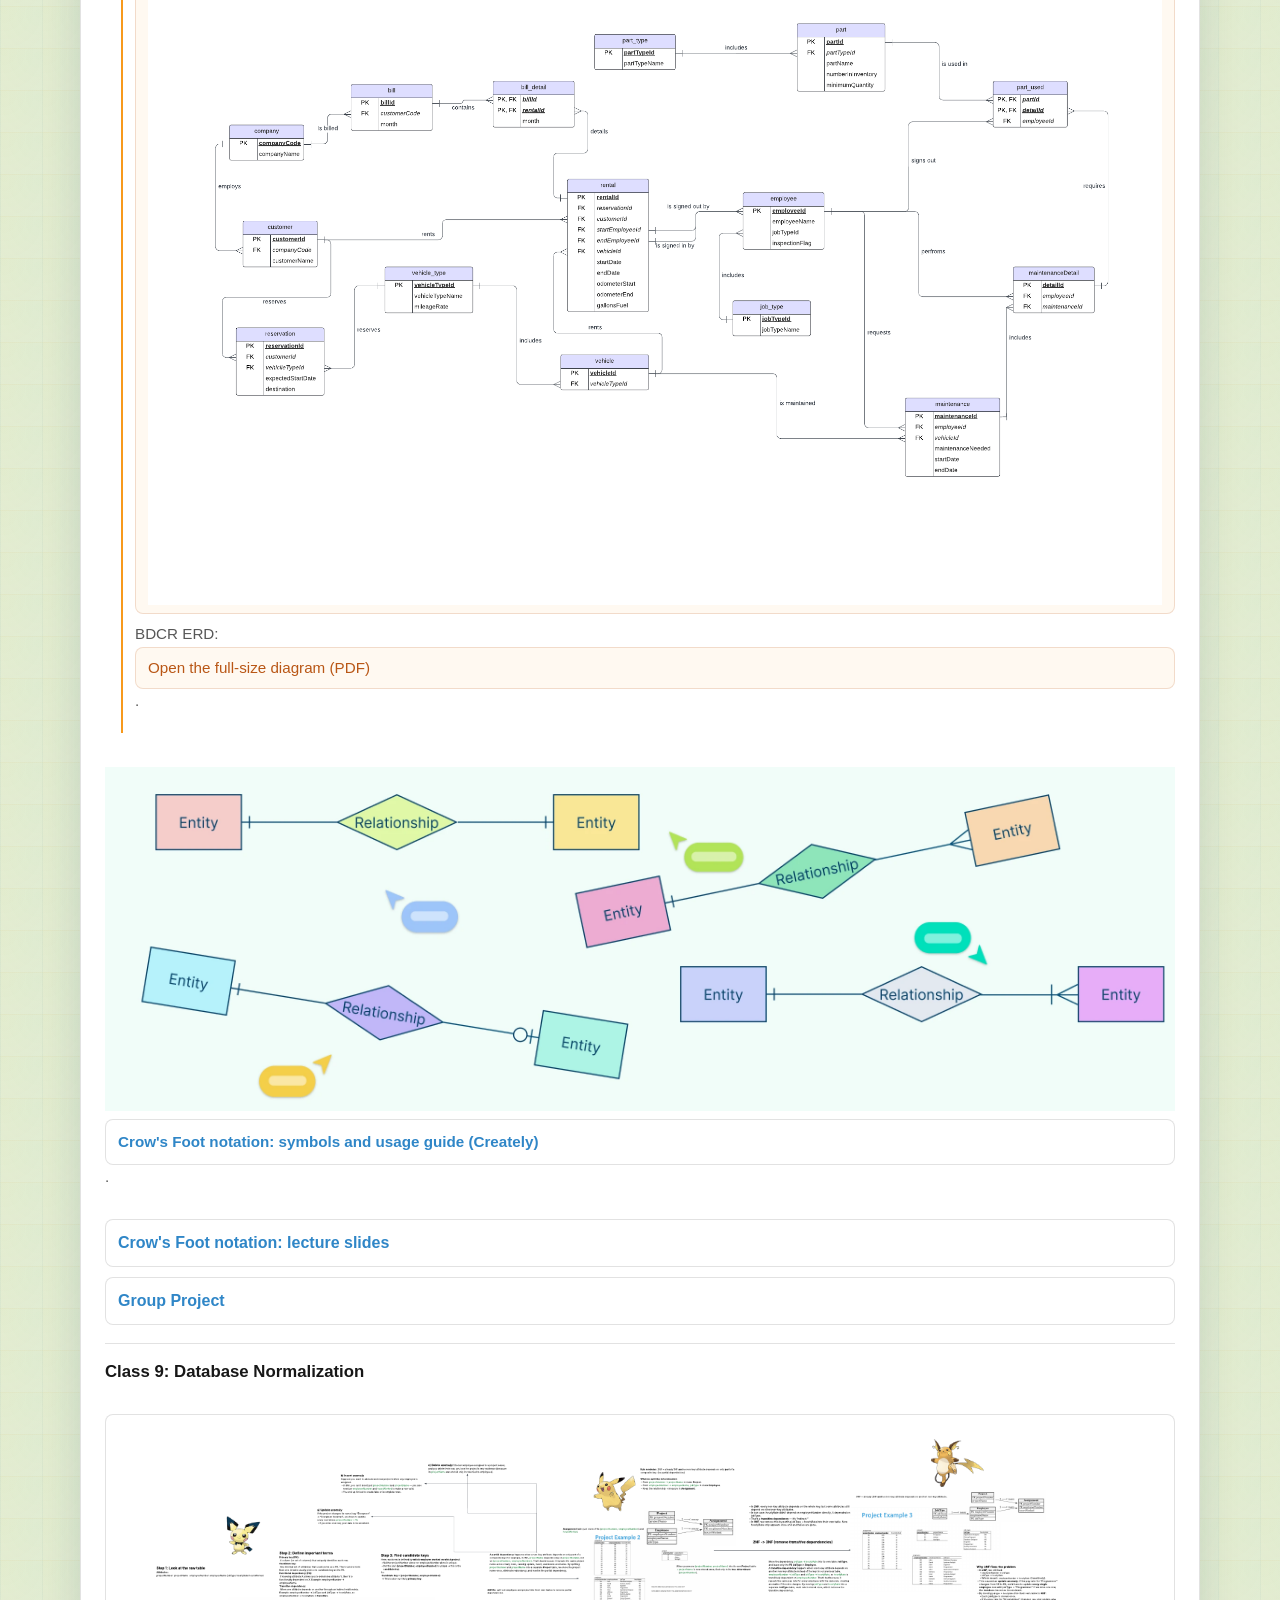
<file: notes.html>
<!DOCTYPE html>
<html lang="en">
<head>
  <meta charset="UTF-8">
  <meta name="viewport" content="width=device-width, initial-scale=1.0">
  <meta name="description" content="Class notes for CSCI-UA-60 Database Design and Web Implementation.">
  <title>CSCI-UA-60 | Class Notes</title>
  <link rel="stylesheet" href="styles.css">
</head>
<body>
  <header class="site-header">
    <div class="container header-content">
      <a class="site-title" href="index.html" target="_blank" rel="noopener noreferrer">
        <span class="course-number">CSCI-UA-60</span>
        <span>Database Design and Web Implementation</span>
      </a>
      <nav class="site-nav" aria-label="Main navigation">
        <a href="index.html" target="_blank" rel="noopener noreferrer">Syllabus</a>
        <a class="active" href="notes.html" target="_blank" rel="noopener noreferrer">Class Notes</a>
        <a href="assignments.html" target="_blank" rel="noopener noreferrer">Assignments</a>
        <a href="resources.html" target="_blank" rel="noopener noreferrer">Resources</a>
      </nav>
    </div>
  </header>

  <main>
    <section class="page-heading">
      <div class="container">
        <p class="eyebrow">Class Notes</p>
        <h1>Lecture Notes and Slides</h1>
        <p class="intro">Lecture materials, examples, and supporting files will be organized here as the semester progresses.</p>
        <aside class="exam-notice" aria-labelledby="midterm-reminder">
          <h2 id="midterm-reminder">Midterm Exam</h2>
          <p class="exam-notice-date"><time datetime="2026-10-27">Tuesday, October 27, 2026</time></p>
          <p>Week 8 review: normalization, DDL, DML, and simple joins.</p>
        </aside>
      </div>
    </section>

    <section class="container card-list">
      <article class="panel">
        <h2>Week 1: Course Introductions</h2>
        <section class="note-subsection" aria-labelledby="week-1-class-1">
          <h3 id="week-1-class-1">Class 1: Course Introduction and Overview of Databases</h3>
          <p>We will start by reviewing the course structure, tools, assessment plan, and semester project, then move into a first discussion of what databases are and why database systems matter.</p>
          <ul class="resource-list">
            <li><a href="files/class_intro.pdf" target="_blank" rel="noopener noreferrer">Course introduction slides</a></li>
            <li><a href="files/database_overview.pdf" target="_blank" rel="noopener noreferrer">Overview of databases slides</a></li>
          </ul>
          <h4>Course introduction topics</h4>
          <ul>
            <li>Core course themes: relational database systems, SQL, NoSQL, and web implementation.</li>
            <li>Course tools: EdStem Workspaces, LucidChart, GitHub, SQLite DB Viewer, VS Code, Python, Flask, Jinja, SQLite, and MongoDB.</li>
            <li>Assessment overview: quizzes and participation, homework, group project, midterm, and final exam.</li>
            <li>Final project: a semester-long group project building a dynamic, data-driven web application with an SQLite backend.</li>
          </ul>
          <h4>Database overview topics</h4>
          <ul>
            <li>Starting question: what makes a database different from a file or a record-keeping system?</li>
            <li>Databases as organized collections of data designed to be found, updated, trusted, and used by people and programs.</li>
            <li>Why early program-owned files became limiting as organizations, hardware, and shared data needs grew.</li>
            <li>How the relational model separated application, logical, and physical views of data.</li>
            <li>Enterprise database concerns: atomicity, consistency, isolation, durability, scale, and stability.</li>
            <li>Modern database landscape: OLTP systems, warehouses, in-memory databases, embedded databases, SQL platforms, and NoSQL choices.</li>
          </ul>
        </section>
      </article>
      <article class="panel">
        <h2>Week 2: Python Review and Data Persistence</h2>
        <section class="note-subsection" aria-labelledby="week-2-class-2">
          <h3 id="week-2-class-2">Class 2: Python Review - From Collections to Persistence</h3>
          <p>In Class 1, we explored what makes a database different from files and data held in a running program. We will return to that distinction by reviewing how Python organizes data in memory, then close by asking how that data can survive after the program stops.</p>
          <ul class="resource-list">
            <li><a href="files/PYTHON_%20A%20QUICK%20%F0%9F%9A%80%20review%20of%20a%20Programming%20laNguage.pdf" target="_blank" rel="noopener noreferrer">Python quick review slides</a>
              <ul class="lecture-companions" aria-label="Accompanying code and demos">
                <li><a href="https://edstem.org/us/courses/105050/workspaces/pwGvJ6FlUVrtS4d55vuONZbdvP7JlYg2" target="_blank" rel="noopener noreferrer">Python review code: EdStem workspace</a></li>
                <li><a href="https://github.com/S26-DB-Design-and-Web-Implementation/python_review" target="_blank" rel="noopener noreferrer">Python review code: GitHub repository</a></li>
              </ul>
            </li>
            <li><a href="files/Data%20in-memory%20vs%20Data%20on-disk.pdf" target="_blank" rel="noopener noreferrer">Data in-memory vs data on-disk slides</a>
              <ul class="lecture-companions" aria-label="Accompanying code and demos">
                <li><a href="https://edstem.org/us/courses/105050/workspaces/p4F3iI0cnZ0rjsvrvkVGKD6uPymBJAZU" target="_blank" rel="noopener noreferrer">Data in-memory vs data on-disk code: EdStem workspace</a></li>
                <li><a href="https://github.com/markr-nyu/lecture_src" target="_blank" rel="noopener noreferrer">Data in-memory vs data on-disk code: GitHub repository</a></li>
              </ul>
            </li>
          </ul>
          <h4>Optional: set up Python in VS Code on your own device</h4>
          <p>If you would like to use Python in VS Code on your own computer, these guides are here for reference. We may walk through setup in class, but these resources are available for you to follow independently.</p>
          <ul class="resource-list">
            <li><a href="https://code.visualstudio.com/docs/python/python-tutorial" target="_blank" rel="noopener noreferrer">Getting started with Python in VS Code</a></li>
            <li><a href="https://wiki.python.org/moin/BeginnersGuide/Download" target="_blank" rel="noopener noreferrer">Downloading and installing Python</a></li>
            <li><a href="https://mac.install.guide/python/brew" target="_blank" rel="noopener noreferrer">Installing Python with Homebrew on macOS</a></li>
            <li><a href="https://ehmatthes.github.io/pcc_3e/cheat_sheets/" target="_blank" rel="noopener noreferrer">Python Crash Course cheat sheets</a></li>
          </ul>
          <h4>Quick refresher: Python basics</h4>
          <p>Briefly revisit values and types, variables, output, conditionals, functions and return values, and loops. Use these tools throughout the collection examples rather than spending the class reteaching introductory syntax.</p>
          <h4>Main focus: lists, dictionaries, and tuples</h4>
          <ul>
            <li>Lists: ordered, mutable sequences; access by index, slice, append, update, and iterate.</li>
            <li>Dictionaries: mutable mappings from keys to values; read and update fields, add entries, and iterate over keys and values.</li>
            <li>Tuples: ordered sequences whose elements cannot be reassigned; access by position and unpack values to represent a fixed record.</li>
            <li>Compare representations of the same record: what does a position tell us, and what does a named key tell us?</li>
            <li>Build a small in-memory table as a list of dictionaries or tuples. Practice finding records, filtering rows, and updating values where the structure allows it.</li>
          </ul>
          <h4>Closing discussion: data in memory vs data on disk</h4>
          <ul>
            <li>Python collections hold data in the running program's memory. Without saving it, that program state is lost when the program ends.</li>
            <li>Files on disk provide persistence: saved data can be read again in a later run or shared with another program.</li>
            <li>Changing an in-memory collection does not automatically change a file; loading and saving are explicit steps.</li>
            <li>Saving rows is only part of the database story. With plain collections and files, our code still has to enforce rules such as unique IDs and valid values.</li>
          </ul>
          <p><strong>Exit question:</strong> We have a list of records in Python. If we stop the program now, what is lost, and what would we need to save so another run could reconstruct those records? Class 3's CSV/TSV lab will put that transition into practice.</p>
        </section>
        <section class="note-subsection" aria-labelledby="week-2-class-3">
          <h3 id="week-2-class-3">Class 3: In-Memory Data Structures Lab and CSV/TSV</h3>
          <p>Class 3 focused on the in-memory data structures lab, building on Class 2's Python review. Homework extended this work to filtering and analyzing CSV/TSV files with Python. The CSV/TSV lecture originally planned for this class will open Class 4.</p>
          <h4>Opening lab</h4>
          <ul class="resource-list">
            <li><a href="files/Lab_In-Memory_Data_Structures_as_Databases.pdf" target="_blank" rel="noopener noreferrer">Lab: In-Memory Data Structures as Databases</a>
              <ul class="lecture-companions" aria-label="Accompanying lab code">
                <li><a href="https://edstem.org/us/courses/105050/workspaces/pUQmxapfvvSJ3CLUA7YrvoPpwDrQ2DFT" target="_blank" rel="noopener noreferrer">In-memory data lab: EdStem workspace</a></li>
                <li><a href="https://github.com/markr-nyu/data_lab" target="_blank" rel="noopener noreferrer">In-memory data lab source code: GitHub repository</a></li>
              </ul>
            </li>
          </ul>
          <h4>CSV/TSV materials: lecture carried over to Class 4</h4>
          <ul class="resource-list">
            <li><a href="files/CSV%20and%20TSV%20Files%20%281%29.pdf" target="_blank" rel="noopener noreferrer">CSV and TSV files slides</a>
              <ul class="lecture-companions" aria-label="Accompanying code and demos">
                <li><a href="https://edstem.org/us/courses/105050/workspaces/paJYUsjLDPUhjqavW0Y6kz7IJEirXfty" target="_blank" rel="noopener noreferrer">Titanic TSV demo: EdStem workspace</a></li>
                <li><a href="https://edstem.org/us/courses/105050/workspaces/pbxb5phIXXXsd098ayLvNhTmbSt9LkPz" target="_blank" rel="noopener noreferrer">CSV lecture examples: EdStem workspace</a></li>
              </ul>
            </li>
          </ul>
          <h4>CSV/TSV lab focus</h4>
          <ul>
            <li>Inspect rows, fields, headers, and delimiters in CSV and TSV files.</li>
            <li>Load file data into Python and connect the records to the collections reviewed in Class 2.</li>
            <li>Modify data in memory, save it to disk, and reload it to see what persists between program runs.</li>
            <li>Discuss what a text file provides and which responsibilities still belong to the program.</li>
          </ul>
        </section>
      </article>
      <article class="panel">
        <h2>Week 3: From CSV/TSV to SQLite</h2>
        <p>Follow the same zoo animal data from a text file into Python, onto a webpage, and then into a database table. The week connects the CSV/TSV homework to a first hands-on introduction to relational tables and SQL.</p>
        <section class="note-subsection" aria-labelledby="week-3-class-4">
          <h3 id="week-3-class-4">Class 4: CSV/TSV Review and a Data-Driven Zoo Webpage</h3>
          <p>Begin with the CSV/TSV slides carried over from Week 2 and questions from the homework. Work with animal records in Python at the command line, then see how those same records can populate a webpage.</p>
          <ul class="resource-list">
            <li><a href="files/CSV%20and%20TSV%20Files%20%281%29.pdf" target="_blank" rel="noopener noreferrer">CSV and TSV files slides</a>
              <ul class="lecture-companions" aria-label="Accompanying code and demos">
                <li><a href="https://edstem.org/us/courses/105050/workspaces/paJYUsjLDPUhjqavW0Y6kz7IJEirXfty" target="_blank" rel="noopener noreferrer">Titanic TSV demo: EdStem workspace</a></li>
                <li><a href="https://edstem.org/us/courses/105050/workspaces/pbxb5phIXXXsd098ayLvNhTmbSt9LkPz" target="_blank" rel="noopener noreferrer">Zoo CSV command-line examples: EdStem workspace</a></li>
              </ul>
            </li>
          </ul>
          <h4>Review: from file rows to Python records</h4>
          <ul>
            <li>Revisit headers, rows, fields, delimiters, and quoted values. Compare comma-separated CSV with tab-separated TSV.</li>
            <li>Use Python's <code>csv.DictReader</code> to load records as dictionaries; specify a tab delimiter for TSV. Remember that file values are read as strings and may need conversion for calculations.</li>
            <li>Connect the homework to a short walkthrough: select fields, filter matching rows, and count or summarize the results.</li>
          </ul>
          <h4>Command-line walkthrough: the zoo data</h4>
          <ul>
            <li>Inspect <code>animals.csv</code> and its fields: <code>name</code>, <code>species</code>, <code>habitat</code>, and <code>image</code>.</li>
            <li>Run the Python script to load the file into a list of dictionaries and print each animal's name and habitat.</li>
            <li>Filter animals by habitat or species, then count the matches. Identify which part of the code chooses rows and which part chooses fields.</li>
            <li>Edit a record in the CSV and rerun the script. Compare this with changing only a dictionary in memory.</li>
          </ul>
          <h4>Guided demo: use the same records on a webpage</h4>
          <ul class="resource-list">
            <li><a href="https://edstem.org/us/courses/105050/workspaces/p5rrURPOFSEZrShYzjGCqY6tTEjlL3rx" target="_blank" rel="noopener noreferrer">Zoo demo Flask app (CSV): EdStem workspace</a></li>
          </ul>
          <p>Trace the path <strong>CSV file → Python records → HTML template → animal cards in the browser</strong>. Use the supplied Flask app to see where the records are loaded, passed to the template, and displayed by a loop. Focus on the connection between data and the page; detailed Flask routing, configuration, and template inheritance will come later.</p>
          <ul>
            <li>Find where an animal's name, species, habitat, and image filename appear in its card.</li>
            <li>Change a CSV value, reload the page, and observe how the displayed content changes when the app reads the file again.</li>
            <li>Apply a familiar Python filter before passing the records to the template and compare the browser results with the command-line output.</li>
          </ul>
          <h4>Try it: customize the CSV zoo</h4>
          <ul>
            <li>Change an animal's name or habitat and add one new animal row, preserving the existing headers.</li>
            <li>Use an available image filename and check that the new animal card appears correctly.</li>
            <li>Choose a habitat or species filter and predict which cards should appear before running it.</li>
            <li>Optional extension: add a new field, such as <code>diet</code>, to the CSV and display it in the template.</li>
          </ul>
          <p><strong>Exit question:</strong> Which changes belonged to the data, which belonged to the Python code, and which belonged to the template? What would we need to change if the animal records came from a database instead of a CSV file?</p>
        </section>
        <section class="note-subsection" aria-labelledby="week-3-class-5">
          <h3 id="week-3-class-5">Class 5: Database Fundamentals and SQL Tables</h3>
          <figure class="note-figure">
            <img src="files/database_books_authors.png" alt="Books and authors modeled as tables, Python lists of dictionaries, and SQL statements, with a linking table pairing book IDs and author IDs." width="1382" height="1078" loading="lazy">
            <figcaption>From records to related tables: books, authors, and a linking table. To support multiple authors per book, use the linking table for two one-to-many relationships. The sample SQL shown here does not yet declare foreign-key constraints.</figcaption>
          </figure>
          <h4>By the end of this week</h4>
          <ul>
            <li>Model entities and attributes as tables, columns, and rows.</li>
            <li>Explain primary keys and foreign keys, and how columns and rows organize data in a table.</li>
            <li>Create, populate, and query an SQLite animal table to supply data to the zoo webpage.</li>
          </ul>
          <p>Start with the components of a relational database and model entities, attributes, and relationships together. Then connect those ideas to the zoo data by defining an SQLite table. The SQLite webpage demo and small-group zoo customization activity will follow in Class 6.</p>
          <ul class="resource-list">
            <li><a href="files/database_fundamentals_part_1.pdf" target="_blank" rel="noopener noreferrer">Database Fundamentals, Part 1: lecture slides</a>
              <ul class="lecture-companions" aria-label="Accompanying modeling resources">
                <li><a href="https://lucid.app/lucidchart/852d1b35-7571-4e30-9dda-6033a58dbd05/edit?invitationId=inv_97040348-f321-4ee5-b6b0-fa931956303d&amp;page=0_0#" target="_blank" rel="noopener noreferrer">Collaborative database modeling: Lucidchart board</a></li>
              </ul>
            </li>
          </ul>
          <h4>Lecture and collaborative modeling</h4>
          <ul>
            <li>Use the table reference image to identify columns, rows, and individual values. Connect these to the headers and records in the zoo CSV.</li>
            <li>Identify the things a system needs to describe: for example, books and authors, students and classes, or animals and habitats. Model these entities with tables and their attributes with columns.</li>
            <li>Draft a table together in Lucidchart, name its attributes, and add example rows. Ask what information each row represents and how we could identify it uniquely.</li>
            <li>Add a related entity and discuss how the records connect. Introduce keys and cardinality using the vocabulary below.</li>
            <li>Discuss why systems may use separate databases when their purposes, users, data lifecycles, or isolation needs differ.</li>
          </ul>
          <h4>New terms: keys and relationships</h4>
          <ul>
            <li><strong>Primary key:</strong> a column, or combination of columns, that uniquely identifies each row in a table.</li>
            <li><strong>Foreign key:</strong> a column, or combination of columns, that references a key in another table, typically its primary key, to link related records.</li>
            <li><strong>Cardinality:</strong> how many records may participate in a relationship. Describe the minimum and maximum, such as zero or one, exactly one, or many.</li>
            <li><strong>One-to-many relationship:</strong> one record can relate to many records in another table; for example, one habitat can house many animals in a model where each animal has one assigned habitat.</li>
            <li><strong>Many-to-many relationship:</strong> records on both sides can have multiple matches. Students can take many classes, and classes can have many students.</li>
            <li><strong>Linking table:</strong> represent that many-to-many relationship with an enrollment table containing student and class foreign keys. This distributes the relationship into two one-to-many relationships: student to enrollment and class to enrollment.</li>
          </ul>
          <ul class="resource-list">
            <li><a href="sql-cheatsheet.html" target="_blank" rel="noopener noreferrer">Beginning SQLite cheat sheet: command overview and animal examples</a></li>
          </ul>
          <h4>Connect the structures: CSV, Python, and a table</h4>
          <ul>
            <li>Map CSV headers and dictionary keys to table columns, and animal records to table rows.</li>
            <li>Define an <code>animals</code> table with an <code>id INTEGER PRIMARY KEY</code> and <code>TEXT</code> columns for <code>name</code>, <code>species</code>, <code>habitat</code>, and <code>image</code>.</li>
            <li>Discuss what a schema specifies and why a stable ID is useful even when an animal's name changes.</li>
          </ul>
        </section>
      </article>
      <article class="panel">
        <h2>Week 4: ERD (Entity-Relationship Diagram)</h2>
        <section class="note-subsection" aria-labelledby="week-4-class-6">
          <h3 id="week-4-class-6">Class 6: Relationship Modeling</h3>
          <figure class="note-figure">
            <img src="files/zoo_sqlite_shell.png" alt="SQLite in EdStem: run sqlite3 --version, sqlite3 zoo.db, or sqlite3 in the terminal. At the sqlite&gt; prompt, use .open zoo.db, .read setup_zoo.sql, .help, and .quit. Dot commands control the SQLite shell and have no semicolon; SQL statements end with a semicolon." width="1672" height="941" loading="lazy">
            <figcaption>Getting started in the EdStem terminal. <strong>SQLite shell commands</strong> (dot commands) are interpreted by the command-line program; SQL statements are executed by the database engine. <code>.read</code> runs a script, so SQL inside that script can change the database. Use your actual database and script filenames. See the <a href="https://www.sqlite.org/cli.html" target="_blank" rel="noopener noreferrer">SQLite command-line shell documentation</a>.</figcaption>
          </figure>
          <figure class="note-figure">
            <img src="files/zoo_schema_definition.png" alt="Zoo schema diagram showing one habitat related to many animals, with SQLite CREATE TABLE statements and a foreign key from animals.habitat_id to habitats.id." width="1672" height="941" loading="lazy">
            <figcaption>Schema definition: a relationship-modeling extension with separate <code>habitats</code> and <code>animals</code> tables. This version replaces the app's <code>habitat</code> text column with <code>habitat_id</code>; the DDL and DML examples below use the original app schema.</figcaption>
          </figure>
          <figure class="note-figure">
            <img src="files/zoo_ddl.png" alt="DDL example creating the animals table with id as the primary key, required name and species fields, and habitat and image text fields." width="1672" height="941" loading="lazy">
            <figcaption>DDL defines the zoo table's structure: <code>CREATE TABLE</code> sets its columns and constraints.</figcaption>
          </figure>
          <figure class="note-figure">
            <img src="files/zoo_dml.png" alt="DML example inserting animal 1, Leo, a Lion in the Savanna, with image filename lion.jpg. Text values are enclosed in single quotes." width="1672" height="941" loading="lazy">
            <figcaption>DML changes the zoo's stored records. Use single quotes around text values and choose image filenames that exist in the app.</figcaption>
          </figure>
          <p>Begin Tuesday's class with the SQLite webpage demo and zoo customization activity carried over from Class 5, then continue with relationship modeling and ER diagrams.</p>
          <h4>Guided demo: populate the same webpage from SQLite</h4>
          <ul class="resource-list">
            <li><a href="https://edstem.org/us/courses/105050/workspaces/pYvgy2r01eU9qUZ0bJhrpG54LM5xg86p" target="_blank" rel="noopener noreferrer">Zoo demo Flask app (SQLite): EdStem workspace</a> — stores animal data in a SQLite database.</li>
            <li><a href="sql-cheatsheet.html" target="_blank" rel="noopener noreferrer">Beginning SQLite cheat sheet: command overview and animal examples</a></li>
          </ul>
          <p>Trace the new path <strong>SQLite table → SQL query → Python records → HTML template → animal cards in the browser</strong>. Use supplied Python database-access code to replace the CSV loader with a query that returns the same named fields. Reuse the animal-card template and compare the output with the CSV version.</p>
          <h4>Small-group activity: build a themed zoo</h4>
          <p><strong>Part 1: animal records.</strong> Customize the animals and webpage for your group's theme.</p>
          <ol>
            <li>Choose a theme, such as an Arctic wildlife park, rainforest sanctuary, or imaginary-creature zoo.</li>
            <li>Create your group's <code>animals</code> table and write <code>INSERT</code> statements for at least five animals that fit the theme. Use the shared column names so the supplied webpage can display your records.</li>
            <li>Make the names, species, and habitats reflect the theme. Use available image files or add appropriate images with matching filenames.</li>
            <li>Run a <code>SELECT</code> query to inspect the table and a <code>WHERE</code> query to show a meaningful subset. Include enough variety in the data for the filter to exclude some rows.</li>
            <li>Connect the supplied app to your SQLite database, update the page heading to match your theme, and verify that the cards display your table's records.</li>
            <li>Share the webpage and the SQL used to create, populate, and filter the table. Explain one CSV-to-table mapping and how the query determines what appears.</li>
          </ol>
          <p><strong>Check your work:</strong> The database contains the themed records, the webpage displays them, and the filtered query returns the expected subset. Save your SQL statements so you can recreate the table and its contents.</p>
          <h4>Part 2: model and create a zoo schedule</h4>
          <p>After completing the animals, design a daily schedule for your themed zoo and store it in a separate <code>schedule.db</code> database. Include events such as feedings, keeper talks, or habitat tours.</p>
          <ol>
            <li><strong>Model before coding.</strong> Decide what one schedule row represents. Sketch a <code>schedule</code> table with an <code>id</code> primary key and the attributes visitors need, such as an event name, start time, and location. Choose data types and identify required fields. Use a consistent time format, such as <code>HH:MM</code>.</li>
            <li>Review the workspace's <code>schedule.sql</code> and the commented <code>load_schedule()</code> example in <code>app.py</code>. The loader expects a table named <code>schedule</code> with an <code>id</code> column. Compare the supplied fields with your model and keep names consistent wherever they are used.</li>
            <li>Complete or adapt <code>schedule.sql</code> with your <code>CREATE TABLE</code> statement and <code>INSERT</code> statements for at least five events that fit your zoo's theme.</li>
            <li>From the workspace terminal, run <code>sqlite3 schedule.db</code>. At the <code>sqlite&gt;</code> prompt, run <code>.read schedule.sql</code> to create and populate the table in this database.</li>
            <li>Run <code>SELECT * FROM schedule ORDER BY id;</code> to inspect all events. Write another query using <code>WHERE</code> to find a subset, such as events at one location, and sort events by your time column with <code>ORDER BY</code>.</li>
            <li>Use <code>.quit</code>, reopen with <code>sqlite3 schedule.db</code>, and query the table again to confirm the records persisted. Share your table model, SQL script, and query results.</li>
          </ol>
          <p><strong>Check your work:</strong> Your workspace contains both <code>animals.db</code> and <code>schedule.db</code>. The schedule database contains a populated <code>schedule</code> table, and <code>schedule.sql</code> records how to build it. Explain which commands controlled the SQLite shell, which defined the table, and which inserted or queried records.</p>
          <p><strong>Discussion question: connect to relationship modeling.</strong> Our animal records use one table. If habitats needed their own attributes, what would a separate habitat table contain, and where would the foreign key go? Describe the relationship's cardinality, then sketch it in an ER diagram using your themed zoo.</p>
          <h4>If time permits: databases at Facebook/Meta</h4>
          <p>After completing the zoo and schedule exercise, watch this example of databases at Facebook/Meta.</p>
          <ul class="resource-list">
            <li><a href="https://www.youtube.com/watch?v=jqwegP9xwVE" target="_blank" rel="noopener noreferrer">Databases at Facebook/Meta: video</a></li>
          </ul>
        </section>
        <section class="note-subsection" aria-labelledby="week-4-class-7">
          <h3 id="week-4-class-7">Class 7: Relationship Modeling</h3>
          <figure class="note-figure">
            <img src="files/relationship_modeling_join.png" alt="Books and authors connected through a book_authors linking table. Good Omens has two authors. A SQL JOIN across all three tables finds The Left Hand of Darkness by Ursula K. Le Guin." width="1672" height="941" loading="lazy">
            <figcaption>A linking table represents a many-to-many relationship as two one-to-many relationships. Each linking row pairs a book with an author; the two foreign keys together form its primary key. The JOIN query follows those keys to find an author's books.</figcaption>
          </figure>
          <ul class="resource-list">
            <li><a href="files/relationships.pdf" target="_blank" rel="noopener noreferrer">Relationships: lecture slides</a></li>
            <li>
              <figure class="note-figure">
                <img src="files/github_speculative_schema.png" alt="Speculative GitHub schema with user, repository, collaboration, and commit tables. Collaboration links users and repositories through a composite primary key. Repositories reference their owners, and commits reference a repository and an author." width="1382" height="896" loading="lazy">
                <figcaption>GitHub speculative schema: ownership, collaborations, and commits modeled with primary keys, foreign keys, and relationship cardinalities.</figcaption>
              </figure>
            </li>
            <li><a href="https://edstem.org/us/courses/105050/workspaces/pKPwsmw940o3hGodSISTjBYkHYPZOChh" target="_blank" rel="noopener noreferrer">Python bridge table: EdStem demo</a></li>
            <li>
              <figure class="note-figure">
                <img src="files/library_erd_sample_data.png" alt="library.db relationships and sample data: customers Ada Lovelace and Grace Hopper; books Dune and Neuromancer; and three loan records. Ada has an open loan for Dune and a returned loan for Neuromancer. Grace has a returned loan for Dune. Primary and foreign keys connect the tables." width="1536" height="1024" loading="lazy">
                <figcaption><code>library.db</code>: the <code>loan</code> bridge table records each borrowing event. Each customer and book can have zero or many loans; each loan references exactly one customer and one book. <code>loanId</code> is the primary key, allowing repeat loans of the same book by the same customer.</figcaption>
              </figure>
              <a href="https://edstem.org/us/courses/105050/workspaces/pDKCPbLMof0OnkG3Ru7t20si89QAydC9" target="_blank" rel="noopener noreferrer">SQLite bridging example: EdStem demo</a>
            </li>
          </ul>
          <h4>Activity: model relationships between tables</h4>
          <p>Use the table pairs from the Relationships slides: movies and reviews, users and photos, posts and comments, orders and items, courses and assignments, and playlists and songs.</p>
          <ul class="resource-list">
            <li><a href="https://lucid.app/lucidchart/852d1b35-7571-4e30-9dda-6033a58dbd05/edit?invitationId=inv_97040348-f321-4ee5-b6b0-fa931956303d&amp;page=wR2vMeWE_a4O#" target="_blank" rel="noopener noreferrer">Relationship modeling activity: Lucidchart board</a></li>
          </ul>
          <p>For each pair, discuss these questions and add the relationship to the diagram:</p>
          <ol>
            <li>What is the primary key of each table?</li>
            <li>What relationship likely exists between the two tables?</li>
            <li>What is the cardinality of this relationship?</li>
            <li>Where should the foreign key go?</li>
            <li>What would the foreign key column be named?</li>
          </ol>
          <p>State the assumptions behind your model. If a relationship is many-to-many, add a linking table and identify its keys.</p>
        </section>
      </article>
      <article class="panel">
        <h2>Week 5: Relationships Part II and Normalization</h2>
        <section class="note-subsection" aria-labelledby="week-5-class-8">
          <h3 id="week-5-class-8">Class 8: Relationships Part II</h3>
          <ul class="resource-list">
            <li><a href="files/relationships_part_ii.pdf" target="_blank" rel="noopener noreferrer">Opener: Relationships Part II lecture slides</a></li>
            <li>
              <strong>BDCR Example</strong>
              <ul class="lecture-companions" aria-label="BDCR example materials">
                <li><a href="files/bdcr_business_case.docx">Business Case (Word)</a></li>
                <li><a href="files/bdcr_description_to_erd.pdf" target="_blank" rel="noopener noreferrer">Logic to Go From Description to ERD (Step-by-step)</a></li>
                <li>
                  <figure class="note-figure">
                    <a href="files/bdcr_erd.pdf" target="_blank" rel="noopener noreferrer">
                      <img src="files/bdcr_erd.png" alt="Broken Down Car Rental ERD showing companies, customers, reservations, vehicles, rentals, billing, employees, maintenance, and parts connected through primary and foreign keys." width="2000" height="1667" loading="lazy">
                    </a>
                    <figcaption>BDCR ERD: <a href="files/bdcr_erd.pdf" target="_blank" rel="noopener noreferrer">Open the full-size diagram (PDF)</a>.</figcaption>
                  </figure>
                </li>
              </ul>
            </li>
            <li>
              <figure class="note-figure">
                <img src="files/crows_foot_notation_guide.webp" alt="Entity relationship examples using bars, circles, and crow's feet to indicate relationship cardinality." width="2292" height="736" loading="lazy">
                <figcaption><a href="https://creately.com/guides/crows-foot-notation/" target="_blank" rel="noopener noreferrer">Crow's Foot notation: symbols and usage guide (Creately)</a>.</figcaption>
              </figure>
            </li>
            <li><a href="files/crows_foot_notation.pdf" target="_blank" rel="noopener noreferrer">Crow's Foot notation: lecture slides</a></li>
            <li><a href="https://brightspace.nyu.edu/d2l/le/lessons/616173/units/14013198" target="_blank" rel="noopener noreferrer">Group Project</a></li>
          </ul>
        </section>
        <section class="note-subsection" aria-labelledby="week-5-class-9">
          <h3 id="week-5-class-9">Class 9: Database Normalization</h3>
          <ul class="resource-list">
            <li>
              <figure class="note-figure">
                <a href="files/normalization.pdf" target="_blank" rel="noopener noreferrer">
                  <img src="files/normalization.png" alt="Normalization diagram showing project assignments and books progressing from first normal form through second and third normal forms, with keys, dependencies, and anomalies." width="2800" height="1560" loading="lazy">
                </a>
                <figcaption><a href="files/normalization.pdf" target="_blank" rel="noopener noreferrer">Database evolution</a></figcaption>
              </figure>
            </li>
            <li><a href="files/database_normalization.pdf" target="_blank" rel="noopener noreferrer">Database normalization: lecture slides</a></li>
          </ul>
        </section>
      </article>
      <article class="panel">
        <h2>Week 6: Normalization, Group Project Planning, and Midterm Overview</h2>
        <section class="note-subsection" aria-labelledby="week-6-class-10">
          <h3 id="week-6-class-10">Class 10: Database Normalization, Continued</h3>
          <p>Finish the normalization slides carried over from Class 9, then apply first, second, and third normal form to the practice exercises. Focus on identifying keys and dependencies, separating facts into appropriate tables, and explaining the assumptions behind each design.</p>
          <ul class="resource-list">
            <li><a href="files/database_normalization.pdf" target="_blank" rel="noopener noreferrer">Database normalization: lecture slides continued from Class 9</a></li>
            <li><a href="files/normalization_exercises.pdf" target="_blank" rel="noopener noreferrer">Normalization exercises</a></li>
          </ul>
          <figure class="note-figure">
            <a href="files/normalization_exercises_01.png" target="_blank" rel="noopener noreferrer">
              <img src="files/normalization_exercises_01.png" alt="Title slide for the CSCI-UA 60 Normalization Workshop." width="1920" height="1080" loading="lazy">
            </a>
            <figcaption>Normalization Workshop</figcaption>
          </figure>
          <figure class="note-figure">
            <a href="files/normalization_exercises_02.png" target="_blank" rel="noopener noreferrer">
              <img src="files/normalization_exercises_02.png" alt="Exercise 1 presents a demographics table for normalization analysis." width="1920" height="1080" loading="lazy">
            </a>
            <figcaption>Exercise 1: Demographics</figcaption>
          </figure>
          <figure class="note-figure">
            <a href="files/normalization_exercises_03.png" target="_blank" rel="noopener noreferrer">
              <img src="files/normalization_exercises_03.png" alt="Exercise 2 presents a room table for normalization analysis." width="1920" height="1080" loading="lazy">
            </a>
            <figcaption>Exercise 2: Room</figcaption>
          </figure>
          <figure class="note-figure">
            <a href="files/normalization_exercises_04.png" target="_blank" rel="noopener noreferrer">
              <img src="files/normalization_exercises_04.png" alt="Exercise 3 presents an order detail table for normalization analysis." width="1920" height="1080" loading="lazy">
            </a>
            <figcaption>Exercise 3: Order Detail</figcaption>
          </figure>
          <figure class="note-figure">
            <a href="files/normalization_exercises_05.png" target="_blank" rel="noopener noreferrer">
              <img src="files/normalization_exercises_05.png" alt="Exercise 4 presents a Rangers scores table for normalization analysis." width="1920" height="1080" loading="lazy">
            </a>
            <figcaption>Exercise 4: Rangers Scores</figcaption>
          </figure>
          <figure class="note-figure">
            <a href="files/normalization_exercises_06.png" target="_blank" rel="noopener noreferrer">
              <img src="files/normalization_exercises_06.png" alt="Exercise 5 presents a baseball scores table for normalization analysis." width="1920" height="1080" loading="lazy">
            </a>
            <figcaption>Exercise 5: Baseball Scores</figcaption>
          </figure>
          <figure class="note-figure">
            <a href="files/normalization_exercises_07.png" target="_blank" rel="noopener noreferrer">
              <img src="files/normalization_exercises_07.png" alt="Exercise 6 presents a car rental table for normalization analysis." width="1920" height="1080" loading="lazy">
            </a>
            <figcaption>Exercise 6: Car Rental</figcaption>
          </figure>
          <p class="answer-key-hint"><strong>Answer key:</strong> Highlight the hidden text below to reveal the link.</p>
          <p class="answer-key-reveal"><a href="https://edstem.org/us/courses/105050/workspaces/pUspmj9ohm3ZMa07lIhPCO4tdVFSLpUT" target="_blank" rel="noopener noreferrer">Normalization exercises: answer key (EdStem workspace)</a></p>
        </section>
        <section class="note-subsection" aria-labelledby="week-6-class-11">
          <h3 id="week-6-class-11">Class 11 (October 8): Group Project ERD Planning Session and Midterm Overview</h3>
          <p>We will begin with a team planning session for Group Project Milestone 1, focused on developing and checking each group's ERD. We will then go over the format, content, and core skills assessed on the midterm.</p>
          <h4>Part 1: Group Project ERD planning session</h4>
          <p><strong>Due date:</strong> The Milestone 1 materials begun during this planning session are not due in class. The completed milestone is due <time datetime="2026-10-22T11:00:00-04:00">Thursday, October 22, 2026, at 11:00 a.m.</time></p>
          <p><strong>Milestone 1 deliverable:</strong> Submit a URL to a GitHub repository shared by all team members. The repository should contain:</p>
          <ul>
            <li>An ERD submitted as a PDF and normalized to third normal form (3NF).</li>
            <li>A draft analysis report explaining the speculative scenario and the organizational schema the team has designed, including any assumptions about the data and proposed schema.</li>
            <li>A team statement that demonstrates shared understanding and planning. Explain how work will be divided equitably, how members will remain accountable and support one another, and how the team will prevent an uneven workload.</li>
          </ul>
          <h4>Planning goals for class</h4>
          <ol>
            <li>Confirm the scenario, business rules, and assumptions your design must represent.</li>
            <li>Identify the required entities, attributes, primary keys, and foreign keys.</li>
            <li>Draw and label each relationship, including its cardinality and optionality.</li>
            <li>Resolve many-to-many relationships with bridge tables and check the design through 3NF.</li>
            <li>Agree on repository organization, divide the remaining work, and record team responsibilities.</li>
          </ol>
          <h4>Part 2: Midterm overview</h4>
          <ul class="resource-list">
            <li><a href="files/midterm_overview.pdf" target="_blank" rel="noopener noreferrer">Midterm overview slides</a></li>
          </ul>
          <p>The midterm uses short-response questions rather than multiple choice. One section checks individual course concepts, and a second section asks you to translate a short scenario into a relational design and simple SQL.</p>
          <ul>
            <li>Python lists, dictionaries, tuples, simple loops, slicing, mutability, and hashable dictionary keys.</li>
            <li>Normalization, including identifying dependencies, determining the current normal form, explaining why a table does not meet the next normal form, and proposing a correction.</li>
            <li>Tables and attributes; primary and foreign keys; one-to-many and many-to-many relationships; cardinality; and bridge tables.</li>
            <li>DDL and DML covered in class, including commands such as <code>CREATE TABLE</code>, <code>DROP TABLE</code>, and <code>DELETE</code>.</li>
            <li>SQLite data types and constraints, including <code>NOT NULL</code>, <code>UNIQUE</code>, and foreign-key constraints.</li>
            <li>Simple <code>SELECT</code> statements and two- or three-table <code>JOIN</code> queries that follow foreign-key relationships.</li>
          </ul>
          <p><strong>What the exam is designed to assess:</strong> Your ability to identify entities and relationships from a written scenario, sketch a schema, explain design choices, write the corresponding <code>CREATE TABLE</code> statements, and query related data. The exam emphasizes logical correctness and reasoning rather than obscure syntax.</p>
        </section>
      </article>
      <article class="panel">
        <h2>Week 7: SQL Overview, DDL, and DML</h2>
        <section class="note-subsection" aria-labelledby="week-7-class-12">
          <h3 id="week-7-class-12">Class 12: SQL Overview and Data Definition Language with SQLite</h3>
          <p>Connect the logical designs created in ER diagrams to executable database schemas. Begin with SQL and relational database vocabulary, then use SQLite to create a database file, define tables and constraints, inspect the schema, and make structural changes.</p>
          <ul class="resource-list">
            <li><a href="files/sql_overview.pdf" target="_blank" rel="noopener noreferrer">SQL overview: lecture slides</a></li>
          </ul>
          <h4>SQL and schema overview</h4>
          <ul>
            <li>Distinguish SQL, a language, from relational database management systems such as SQLite, PostgreSQL, MySQL, SQL Server, and MariaDB.</li>
            <li>Review tables, rows, columns, primary keys, foreign keys, schemas, and constraints.</li>
            <li>Trace the progression from an ERD's logical structure to a schema implemented in SQL.</li>
            <li>Compare DDL, DML, DQL, and DCL by the role each category plays in a database.</li>
            <li>Compare server-based database architecture with SQLite's embedded, file-based model.</li>
          </ul>
          <h4>Preview: why the normalized schema matters</h4>
          <figure class="note-figure">
            <a href="files/order_detail_exercise.png" target="_blank" rel="noopener noreferrer">
              <img src="files/order_detail_exercise.png" alt="Exercise 3 presents an unnormalized order detail table and asks students to identify its primary key and normal form, propose a database design, and state their assumptions." width="1648" height="954" loading="lazy">
            </a>
            <figcaption>Begin with the Order Detail question: identify the dependencies and propose a normalized design before implementing the schema.</figcaption>
          </figure>
          <figure class="note-figure">
            <a href="files/order_detail_erd_ddl.png" target="_blank" rel="noopener noreferrer">
              <img src="files/order_detail_erd_ddl.png" alt="Solution to the order detail exercise showing normalized customer, order, product, and orderLine tables, their relationships, normalization notes, and SQLite DDL that creates the schema." width="1024" height="1536" loading="lazy">
            </a>
            <figcaption>Transition from normalized design to implementation: the ERD separates customer, order, product, and line-item facts, and the accompanying SQLite DDL creates that schema.</figcaption>
          </figure>
          <ul class="resource-list">
            <li><a href="https://edstem.org/us/courses/105050/workspaces/pLGr8pIRIpNjMmstdgJtGjeMolWgaiJK" target="_blank" rel="noopener noreferrer">Order schema query preview: EdStem workspace</a>
              <ul class="lecture-companions" aria-label="Order schema query files">
                <li><a href="files/order_schema_query_examples.sql" target="_blank" rel="noopener noreferrer">Download the sample data and query examples</a></li>
              </ul>
            </li>
          </ul>
          <p><strong>Preview only:</strong> Use the query examples to show why normalized tables and foreign keys are useful. We will cover DML in Class 13 and joins in detail next week.</p>
          <h4>Define the schema with SQLite</h4>
          <ul class="resource-list">
            <li><a href="files/ddl_with_sqlite.pdf" target="_blank" rel="noopener noreferrer">Data Definition Language with SQLite: lecture slides and mini-exercise</a></li>
          </ul>
          <ul>
            <li>Create or open a persistent <code>.db</code> file from the SQLite command-line shell and inspect it with <code>.tables</code> and <code>.schema</code>.</li>
            <li>Use <code>CREATE TABLE</code> to define columns, SQLite data types, keys, and constraints.</li>
            <li>Apply <code>PRIMARY KEY</code>, <code>FOREIGN KEY</code>, <code>NOT NULL</code>, <code>UNIQUE</code>, <code>CHECK</code>, and <code>DEFAULT</code> constraints to protect data integrity.</li>
            <li>Recognize SQLite's five storage classes and flexible type-affinity model.</li>
            <li>Use SQLite's supported <code>ALTER TABLE</code> operations and understand the table-rebuild pattern for larger schema changes.</li>
            <li>Use <code>DROP TABLE</code> deliberately to remove a table and its stored data.</li>
          </ul>
          <h4>In-class application: streaming service and pets database</h4>
          <ul class="resource-list">
            <li><a href="https://edstem.org/us/courses/105050/workspaces/pC7pbli49onMRCzB94TkLtmX4JVN6XF0" target="_blank" rel="noopener noreferrer">Streaming service schema: EdStem demo</a>
              <ul class="lecture-companions" aria-label="Streaming service schema files">
                <li><a href="files/streaming_service_schema.sql" target="_blank" rel="noopener noreferrer">Download the streaming service SQLite schema</a></li>
              </ul>
            </li>
          </ul>
          <ul>
            <li>Translate a streaming-service ERD into SQLite tables for users, playlists, artists, tracks, and the <code>playlistTrack</code> bridge table.</li>
            <li>Create a <code>pets</code> database and a <code>pet</code> table with an auto-generated ID, required fields, validation checks, a default adoption status, and a unique microchip number.</li>
            <li>Verify the result with <code>.schema</code>; as a bonus, insert sample pets and query the table with <code>SELECT *</code>.</li>
          </ul>
        </section>
        <section class="note-subsection" aria-labelledby="week-7-class-13">
          <h3 id="week-7-class-13">Class 13: Data Manipulation Language</h3>
          <p>Continue from schema definition into working with the records stored in a table. Use SQLite to insert, update, delete, and retrieve data while paying close attention to column order, required values, <code>NULL</code>, and safe <code>WHERE</code> clauses.</p>
          <ul class="resource-list">
            <li><a href="files/class_13_dml.pdf" target="_blank" rel="noopener noreferrer">Data Manipulation Language: lecture slides</a>
              <ul class="lecture-companions" aria-label="Accompanying DML code and demos">
                <li><a href="https://edstem.org/us/courses/105050/workspaces/phjsfOgqtIocaDY7VX1behzv3gFVRfmp" target="_blank" rel="noopener noreferrer">DML lecture examples: EdStem workspace</a></li>
              </ul>
            </li>
          </ul>
          <figure class="note-figure">
            <a href="files/class_13_ddl_exercise.png" target="_blank" rel="noopener noreferrer">
              <img src="files/class_13_ddl_exercise.png" alt="DDL mini exercise for creating a pets database and pet table with an auto-generated ID, required name and species, age and weight checks, a default adoption status, and a unique microchip number." width="1676" height="942" loading="lazy">
            </a>
            <figcaption>DDL mini exercise: create the <code>pet</code> table and apply the specified constraints.</figcaption>
          </figure>
          <figure class="note-figure">
            <a href="files/class_13_dml_exercise.png" target="_blank" rel="noopener noreferrer">
              <img src="files/class_13_dml_exercise.png" alt="DML bonus exercise with five INSERT statements that add Buddy, Whiskers, Coco, Max, and Luna to the pet table, followed by SELECT star FROM pet." width="1690" height="936" loading="lazy">
            </a>
            <figcaption>DML mini exercise: insert sample pet records, then use <code>SELECT * FROM pet;</code> to check the results.</figcaption>
          </figure>
        </section>
      </article>
      <article class="panel">
        <h2>Week 8: Introductory SQL Wrap-Up and Midterm Review</h2>
        <section class="note-subsection" aria-labelledby="week-8-class-14">
          <h3 id="week-8-class-14">Class 14: Introductory SQL Wrap-Up</h3>
          <p>Continue from Class 13, when we created the <code>pet</code> table with DDL and inserted its records with DML. We will begin on slide 7 of the DML presentation with <code>UPDATE</code> and <code>DELETE</code>, then introduce <code>SELECT</code>, <code>WHERE</code>, and <code>JOIN</code>. These introductory SQL skills will be part of our midterm review.</p>
          <ul class="resource-list">
            <li><a href="files/class_13_dml.pdf#page=7" target="_blank" rel="noopener noreferrer">Resume the DML lecture slides at slide 7</a></li>
            <li><a href="files/class_14_sql_demo.pdf" target="_blank" rel="noopener noreferrer">SQL demo database ERD</a>
              <ul class="lecture-companions" aria-label="Accompanying SQL demo workspace">
                <li><a href="https://edstem.org/us/courses/105050/workspaces/pXm2wb8ND341CHVbA8ovOCuBmZv8I2pg" target="_blank" rel="noopener noreferrer">SQL lecture demo: EdStem workspace</a></li>
              </ul>
            </li>
            <li><a href="files/class_14_sql_part_i.pdf" target="_blank" rel="noopener noreferrer">SQL Part I: lecture slides</a></li>
          </ul>
          <h4>Topics for practice and review</h4>
          <ul>
            <li>Modify records safely with <code>UPDATE</code>, <code>SET</code>, and a targeted <code>WHERE</code> clause.</li>
            <li>Remove selected records with <code>DELETE</code> and understand what happens when <code>WHERE</code> is omitted.</li>
            <li>Retrieve columns and rows with <code>SELECT</code>, <code>FROM</code>, and <code>WHERE</code>.</li>
            <li>Filter results with comparison operators, <code>LIKE</code>, <code>IN</code>, <code>IS NULL</code>, <code>BETWEEN</code>, <code>AND</code>, and <code>OR</code>.</li>
            <li>Use an introductory inner <code>JOIN</code> to combine matching rows from related tables.</li>
            <li>Review the progression from normalized design and DDL to DML and queries for the midterm.</li>
          </ul>
        </section>
        <section class="note-subsection" aria-labelledby="week-8-class-15">
          <h3 id="week-8-class-15">Class 15: Midterm Review Workshop</h3>
          <p>Begin with music data represented as a Python list of dictionaries. Identify the parts of the data structure and notice where composer information repeats. Then translate the data into a <code>composer</code> and <code>tune</code> ERD, determine the relationship's cardinality, and evaluate the tables' normal form before implementing them with SQL.</p>
          <ul class="resource-list">
            <li><a href="files/class_15_midterm_review_workshop.pdf" target="_blank" rel="noopener noreferrer">Midterm Review Workshop slides</a></li>
            <li><a href="https://edstem.org/us/courses/105050/workspaces/p51dWtWdWSoIzqgTLicw5dyoEVkQ9aVo" target="_blank" rel="noopener noreferrer">Midterm review starter: EdStem workspace</a>
              <ul class="lecture-companions" aria-label="Class 15 workspace instructions">
                <li>Fork your own copy at the beginning of the workshop and share your completed workspace with the instructor at the end of class.</li>
              </ul>
            </li>
          </ul>
          <h4>Workshop sequence</h4>
          <ol>
            <li>Inspect a Python list of dictionary objects: identify the outer collection, records, keys, values, identifiers, and repeated data.</li>
            <li>Study the composer/tune ERD: identify the primary and foreign keys, state the cardinality, and explain the tables' normal form.</li>
            <li>Create and populate the tables with DDL and DML.</li>
            <li>Verify the schema, retrieve and sort records, join the related tables, and complete the update challenge.</li>
          </ol>
        </section>
      </article>
      <article class="panel">
        <h2>Week 9: Midterm</h2>
        <p><strong>Midterm exam:</strong> Tuesday, <time datetime="2026-10-27">October 27, 2026</time>.</p>
      </article>
    </section>
  </main>

  <footer class="site-footer">
    <div class="container">
      <p>CSCI-UA-60 Database Design and Web Implementation</p>
    </div>
  </footer>
  <script src="script.js"></script>
</body>
</html>
</file>
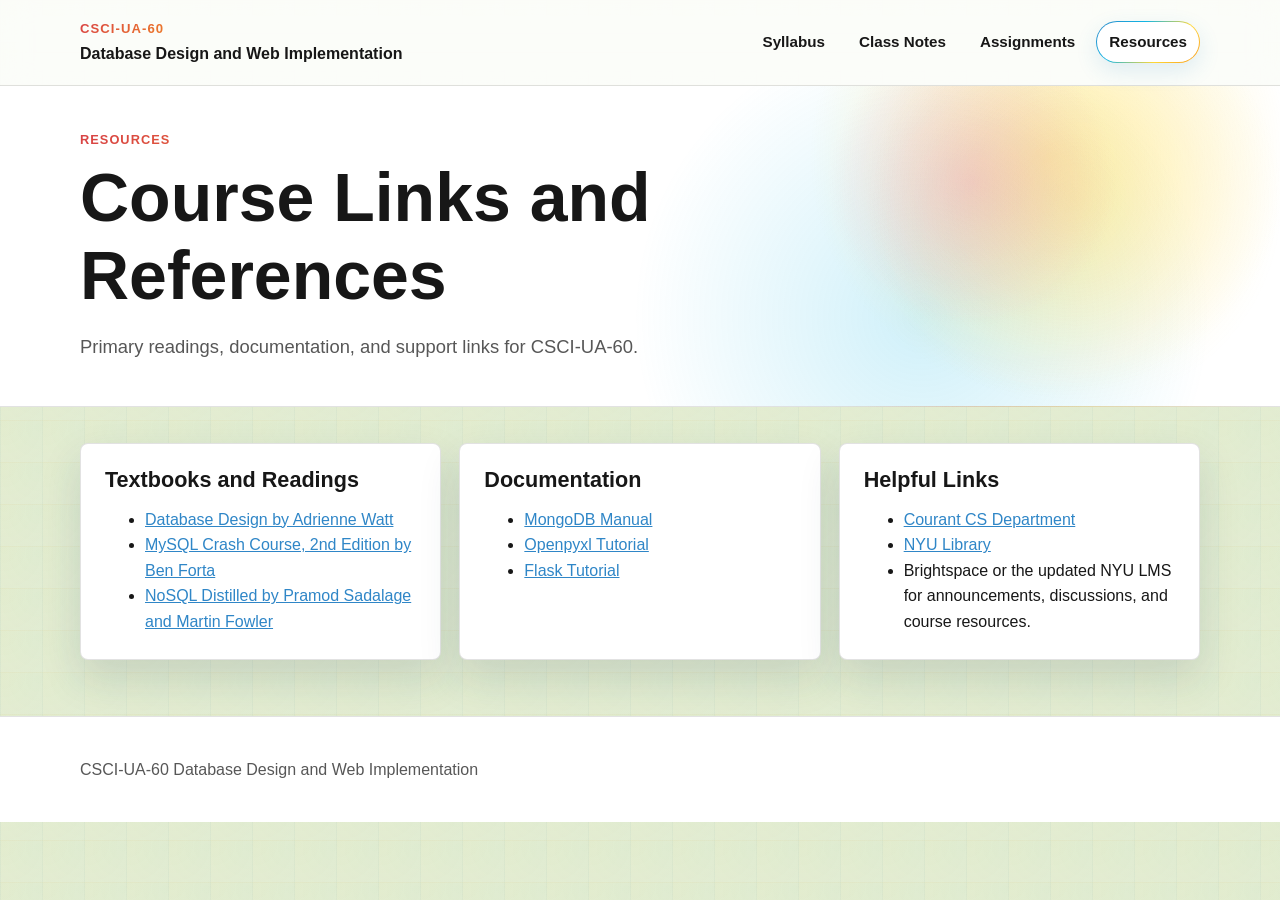
<file: resources.html>
<!DOCTYPE html>
<html lang="en">
<head>
  <meta charset="UTF-8">
  <meta name="viewport" content="width=device-width, initial-scale=1.0">
  <meta name="description" content="Resources for CSCI-UA-60 Database Design and Web Implementation.">
  <title>CSCI-UA-60 | Resources</title>
  <link rel="stylesheet" href="styles.css">
</head>
<body>
  <header class="site-header">
    <div class="container header-content">
      <a class="site-title" href="index.html">
        <span class="course-number">CSCI-UA-60</span>
        <span>Database Design and Web Implementation</span>
      </a>
      <nav class="site-nav" aria-label="Main navigation">
        <a href="index.html">Syllabus</a>
        <a href="notes.html">Class Notes</a>
        <a href="assignments.html">Assignments</a>
        <a class="active" href="resources.html">Resources</a>
      </nav>
    </div>
  </header>

  <main>
    <section class="page-heading">
      <div class="container">
        <p class="eyebrow">Resources</p>
        <h1>Course Links and References</h1>
        <p class="intro">Primary readings, documentation, and support links for CSCI-UA-60.</p>
      </div>
    </section>

    <section class="container resource-grid">
      <article class="panel">
        <h2>Textbooks and Readings</h2>
        <ul>
          <li><a href="https://opentextbc.ca/dbdesign01/">Database Design by Adrienne Watt</a></li>
          <li><a href="https://learning-oreilly-com.proxy.library.nyu.edu/library/view/mysql-crash-course/9780138223076/">MySQL Crash Course, 2nd Edition by Ben Forta</a></li>
          <li><a href="https://learning-oreilly-com.proxy.library.nyu.edu/">NoSQL Distilled by Pramod Sadalage and Martin Fowler</a></li>
        </ul>
      </article>
      <article class="panel">
        <h2>Documentation</h2>
        <ul>
          <li><a href="https://docs.mongodb.com/manual/introduction/">MongoDB Manual</a></li>
          <li><a href="https://openpyxl.readthedocs.io/en/stable/tutorial.html">Openpyxl Tutorial</a></li>
          <li><a href="https://www.tutorialspoint.com/flask/index.htm">Flask Tutorial</a></li>
        </ul>
      </article>
      <article class="panel">
        <h2>Helpful Links</h2>
        <ul>
          <li><a href="https://cs.nyu.edu/">Courant CS Department</a></li>
          <li><a href="https://library.nyu.edu/">NYU Library</a></li>
          <li>Brightspace or the updated NYU LMS for announcements, discussions, and course resources.</li>
        </ul>
      </article>
    </section>
  </main>

  <footer class="site-footer">
    <div class="container">
      <p>CSCI-UA-60 Database Design and Web Implementation</p>
    </div>
  </footer>
</body>
</html>
</file>
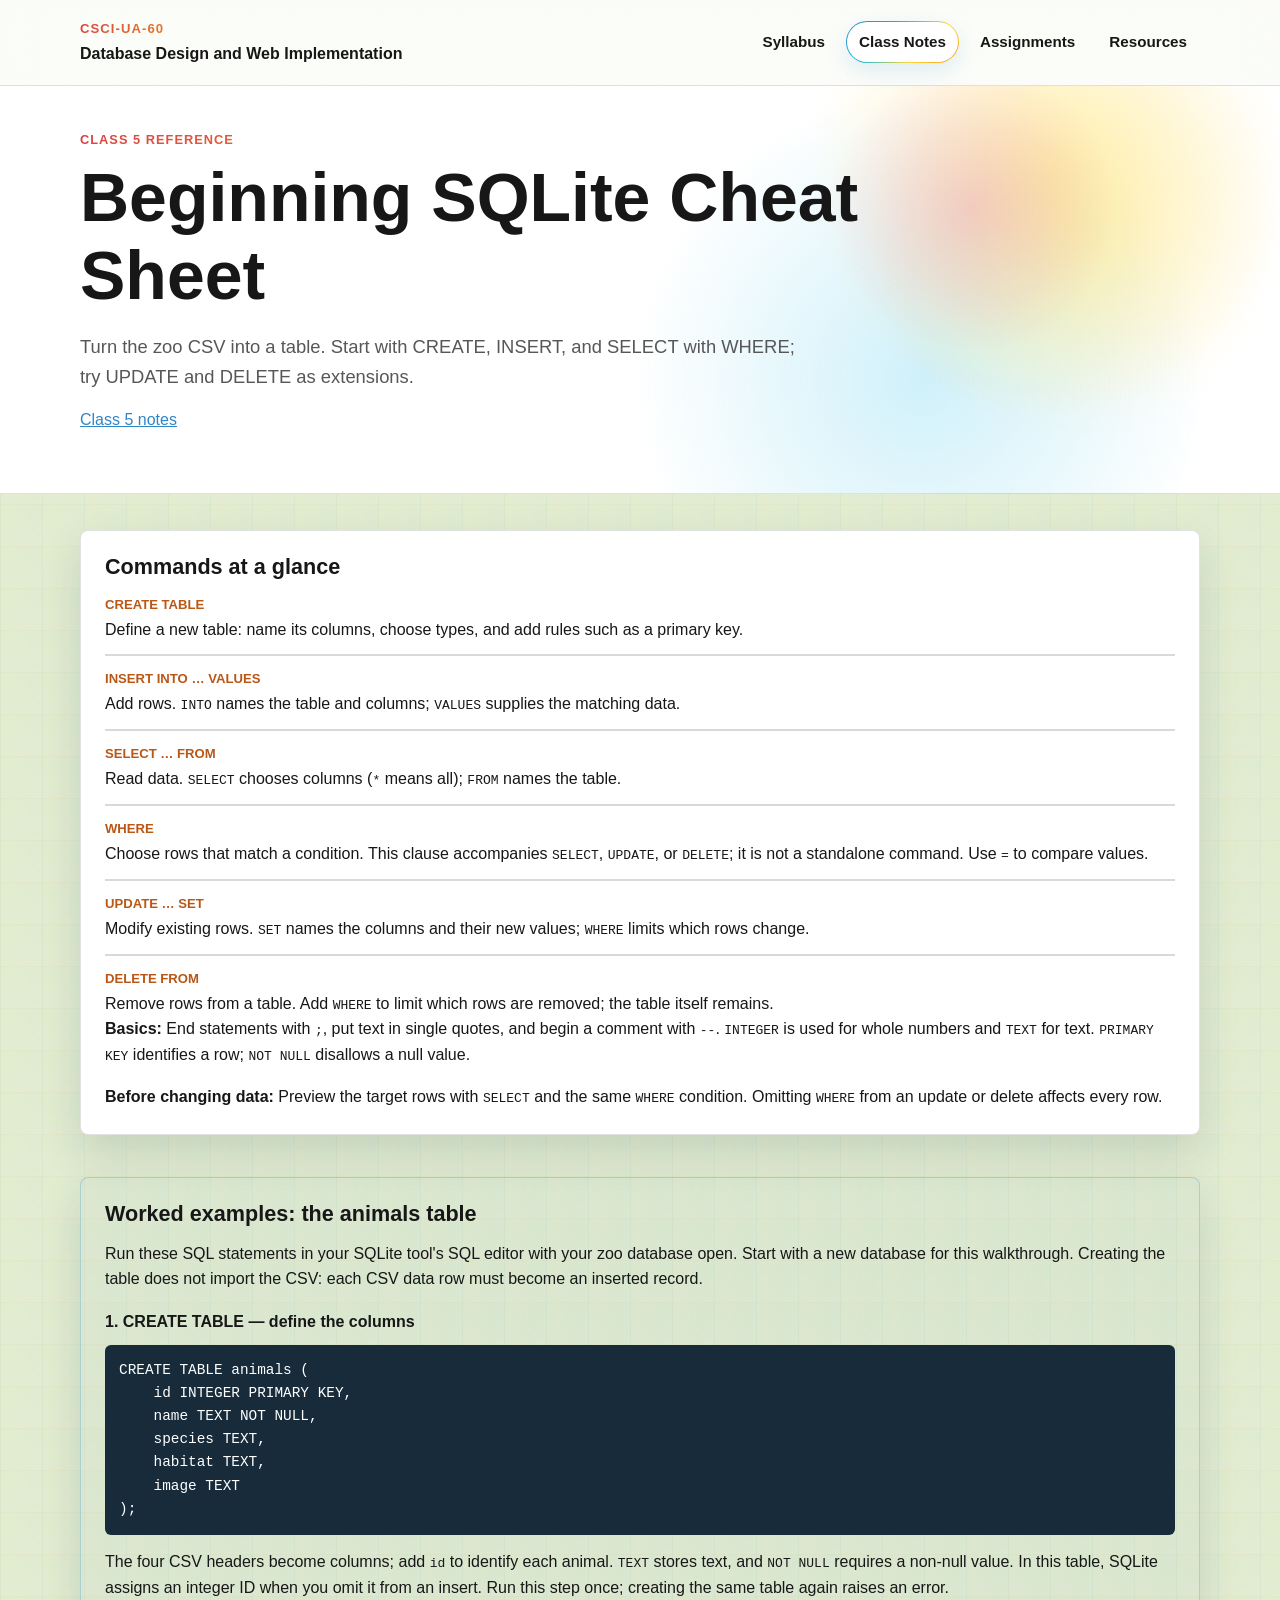
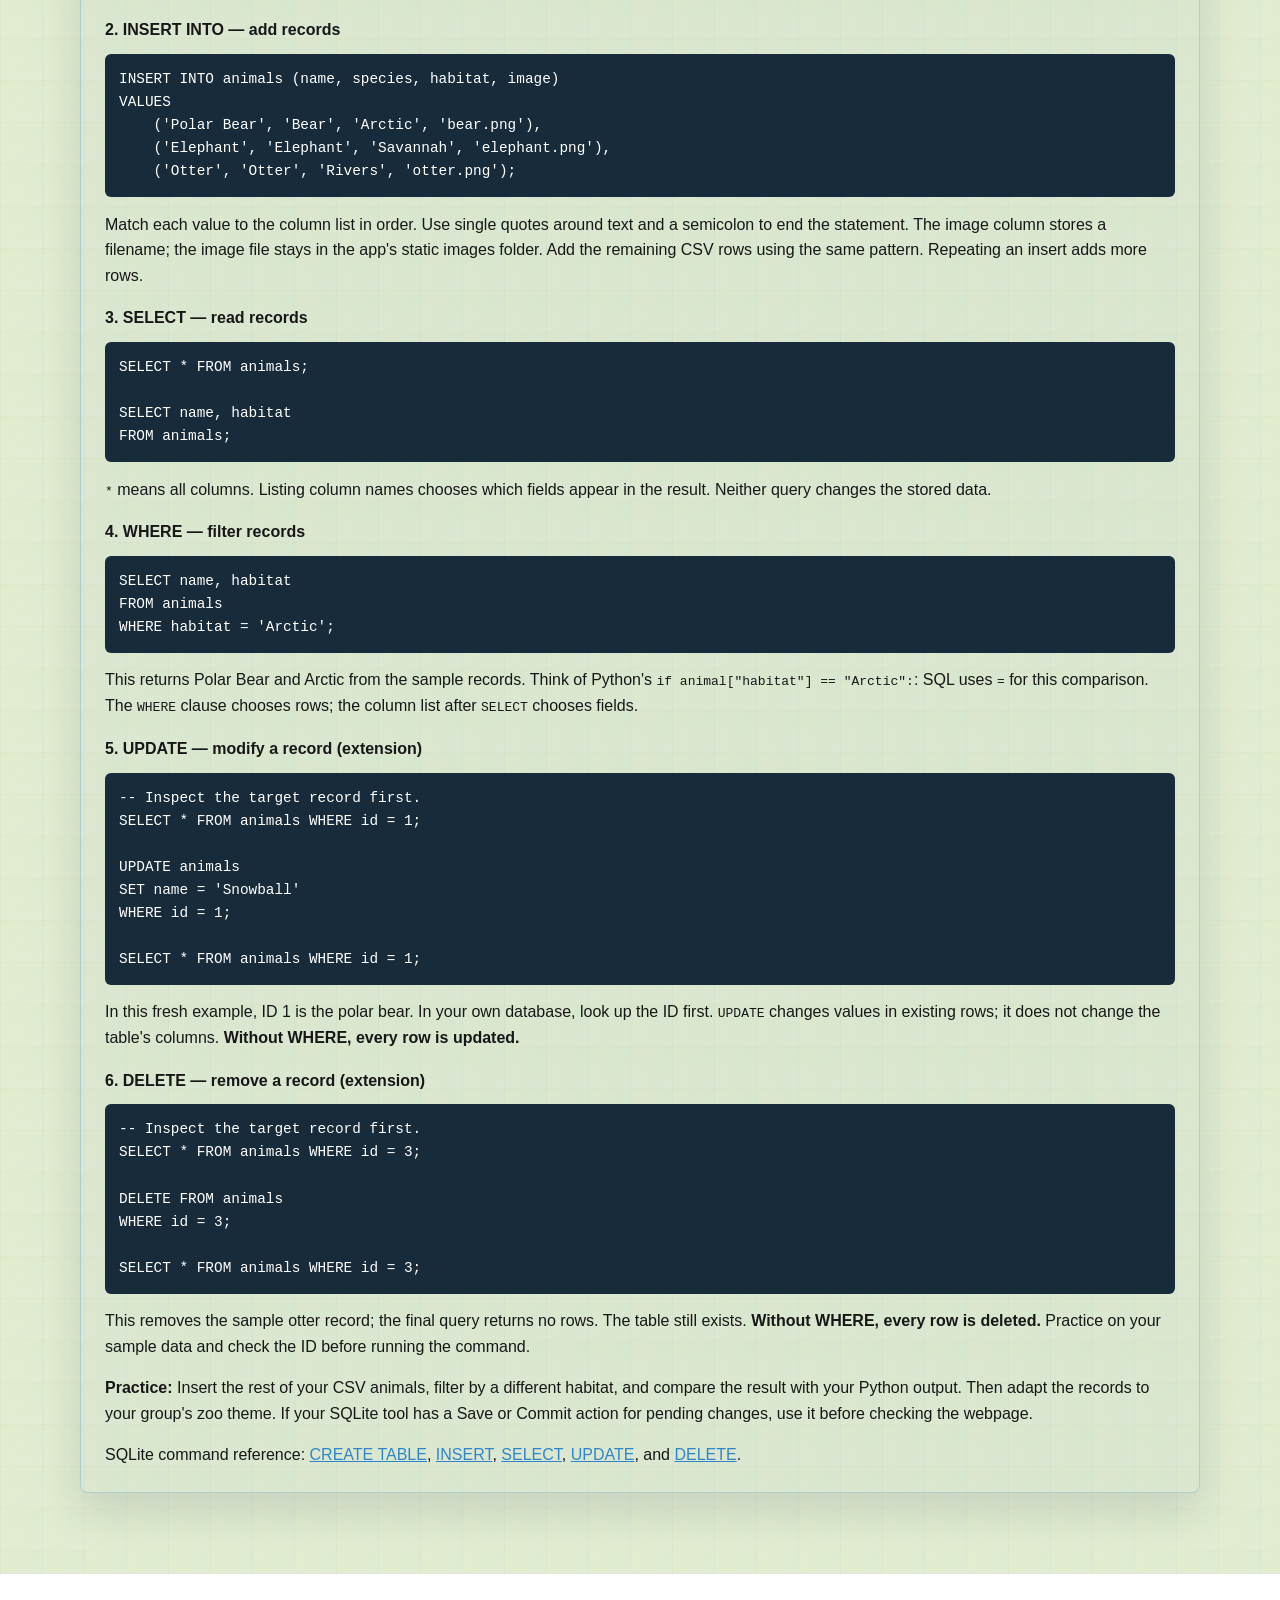
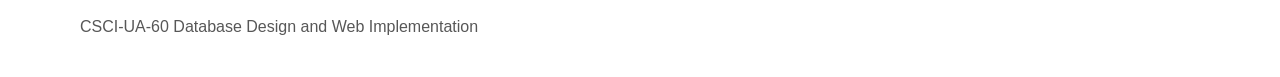
<file: sql-cheatsheet.html>
<!DOCTYPE html>
<html lang="en">
<head>
  <meta charset="UTF-8">
  <meta name="viewport" content="width=device-width, initial-scale=1.0">
  <meta name="description" content="Beginning SQLite command reference and zoo animal examples.">
  <title>CSCI-UA-60 | SQLite Cheat Sheet</title>
  <link rel="stylesheet" href="styles.css">
</head>
<body>
  <header class="site-header">
    <div class="container header-content">
      <a class="site-title" href="index.html" target="_blank" rel="noopener noreferrer">
        <span class="course-number">CSCI-UA-60</span>
        <span>Database Design and Web Implementation</span>
      </a>
      <nav class="site-nav" aria-label="Main navigation">
        <a href="index.html" target="_blank" rel="noopener noreferrer">Syllabus</a>
        <a class="active" href="notes.html" target="_blank" rel="noopener noreferrer">Class Notes</a>
        <a href="assignments.html" target="_blank" rel="noopener noreferrer">Assignments</a>
        <a href="resources.html" target="_blank" rel="noopener noreferrer">Resources</a>
      </nav>
    </div>
  </header>

  <main>
    <section class="page-heading">
      <div class="container">
        <p class="eyebrow">Class 5 Reference</p>
        <h1>Beginning SQLite Cheat Sheet</h1>
        <p class="intro">Turn the zoo CSV into a table. Start with CREATE, INSERT, and SELECT with WHERE; try UPDATE and DELETE as extensions.</p>
        <p><a href="notes.html#week-3-class-5" target="_blank" rel="noopener noreferrer">Class 5 notes</a></p>
      </div>
    </section>
    <div class="container card-list">
      <section class="panel">
        <h2>Commands at a glance</h2>
        <dl class="details-list sql-command-list">
          <div><dt>CREATE TABLE</dt><dd>Define a new table: name its columns, choose types, and add rules such as a primary key.</dd></div>
          <div><dt>INSERT INTO … VALUES</dt><dd>Add rows. <code>INTO</code> names the table and columns; <code>VALUES</code> supplies the matching data.</dd></div>
          <div><dt>SELECT … FROM</dt><dd>Read data. <code>SELECT</code> chooses columns (<code>*</code> means all); <code>FROM</code> names the table.</dd></div>
          <div><dt>WHERE</dt><dd>Choose rows that match a condition. This clause accompanies <code>SELECT</code>, <code>UPDATE</code>, or <code>DELETE</code>; it is not a standalone command. Use <code>=</code> to compare values.</dd></div>
          <div><dt>UPDATE … SET</dt><dd>Modify existing rows. <code>SET</code> names the columns and their new values; <code>WHERE</code> limits which rows change.</dd></div>
          <div><dt>DELETE FROM</dt><dd>Remove rows from a table. Add <code>WHERE</code> to limit which rows are removed; the table itself remains.</dd></div>
        </dl>
        <p><strong>Basics:</strong> End statements with <code>;</code>, put text in single quotes, and begin a comment with <code>--</code>. <code>INTEGER</code> is used for whole numbers and <code>TEXT</code> for text. <code>PRIMARY KEY</code> identifies a row; <code>NOT NULL</code> disallows a null value.</p>
        <p><strong>Before changing data:</strong> Preview the target rows with <code>SELECT</code> and the same <code>WHERE</code> condition. Omitting <code>WHERE</code> from an update or delete affects every row.</p>
      </section>
      <section class="panel sql-cheatsheet" aria-labelledby="sql-examples-title">
        <h2 id="sql-examples-title">Worked examples: the animals table</h2>
            <p>Run these SQL statements in your SQLite tool's SQL editor with your zoo database open. Start with a new database for this walkthrough. Creating the table does not import the CSV: each CSV data row must become an inserted record.</p>
            <div class="sql-example">
              <h3>1. CREATE TABLE — define the columns</h3>
              <pre><code>CREATE TABLE animals (
    id INTEGER PRIMARY KEY,
    name TEXT NOT NULL,
    species TEXT,
    habitat TEXT,
    image TEXT
);</code></pre>
              <p>The four CSV headers become columns; add <code>id</code> to identify each animal. <code>TEXT</code> stores text, and <code>NOT NULL</code> requires a non-null value. In this table, SQLite assigns an integer ID when you omit it from an insert. Run this step once; creating the same table again raises an error.</p>
            </div>
            <div class="sql-example">
              <h3>2. INSERT INTO — add records</h3>
              <pre><code>INSERT INTO animals (name, species, habitat, image)
VALUES
    ('Polar Bear', 'Bear', 'Arctic', 'bear.png'),
    ('Elephant', 'Elephant', 'Savannah', 'elephant.png'),
    ('Otter', 'Otter', 'Rivers', 'otter.png');</code></pre>
              <p>Match each value to the column list in order. Use single quotes around text and a semicolon to end the statement. The image column stores a filename; the image file stays in the app's static images folder. Add the remaining CSV rows using the same pattern. Repeating an insert adds more rows.</p>
            </div>
            <div class="sql-example">
              <h3>3. SELECT — read records</h3>
              <pre><code>SELECT * FROM animals;

SELECT name, habitat
FROM animals;</code></pre>
              <p><code>*</code> means all columns. Listing column names chooses which fields appear in the result. Neither query changes the stored data.</p>
            </div>
            <div class="sql-example">
              <h3>4. WHERE — filter records</h3>
              <pre><code>SELECT name, habitat
FROM animals
WHERE habitat = 'Arctic';</code></pre>
              <p>This returns Polar Bear and Arctic from the sample records. Think of Python's <code>if animal["habitat"] == "Arctic":</code>: SQL uses <code>=</code> for this comparison. The <code>WHERE</code> clause chooses rows; the column list after <code>SELECT</code> chooses fields.</p>
            </div>
            <div class="sql-example">
              <h3>5. UPDATE — modify a record (extension)</h3>
              <pre><code>-- Inspect the target record first.
SELECT * FROM animals WHERE id = 1;

UPDATE animals
SET name = 'Snowball'
WHERE id = 1;

SELECT * FROM animals WHERE id = 1;</code></pre>
              <p>In this fresh example, ID 1 is the polar bear. In your own database, look up the ID first. <code>UPDATE</code> changes values in existing rows; it does not change the table's columns. <strong>Without WHERE, every row is updated.</strong></p>
            </div>
            <div class="sql-example">
              <h3>6. DELETE — remove a record (extension)</h3>
              <pre><code>-- Inspect the target record first.
SELECT * FROM animals WHERE id = 3;

DELETE FROM animals
WHERE id = 3;

SELECT * FROM animals WHERE id = 3;</code></pre>
              <p>This removes the sample otter record; the final query returns no rows. The table still exists. <strong>Without WHERE, every row is deleted.</strong> Practice on your sample data and check the ID before running the command.</p>
            </div>
            <p><strong>Practice:</strong> Insert the rest of your CSV animals, filter by a different habitat, and compare the result with your Python output. Then adapt the records to your group's zoo theme. If your SQLite tool has a Save or Commit action for pending changes, use it before checking the webpage.</p>
            <p>SQLite command reference:
              <a href="https://www.sqlite.org/lang_createtable.html" target="_blank" rel="noopener noreferrer">CREATE TABLE</a>,
              <a href="https://www.sqlite.org/lang_insert.html" target="_blank" rel="noopener noreferrer">INSERT</a>,
              <a href="https://www.sqlite.org/lang_select.html" target="_blank" rel="noopener noreferrer">SELECT</a>,
              <a href="https://www.sqlite.org/lang_update.html" target="_blank" rel="noopener noreferrer">UPDATE</a>, and
              <a href="https://www.sqlite.org/lang_delete.html" target="_blank" rel="noopener noreferrer">DELETE</a>.
            </p>
      </section>
    </div>
  </main>

  <footer class="site-footer">
    <div class="container">
      <p>CSCI-UA-60 Database Design and Web Implementation</p>
    </div>
  </footer>
</body>
</html>
</file>
<file: styles.css>
:root {
  --bg: #fffaf1;
  --surface: #ffffff;
  --ink: #171717;
  --muted: #575757;
  --line: #171717;
  --blue: #2f86c7;
  --blue-dark: #1f6093;
  --yellow: #ffd736;
  --orange: #f7991c;
  --orange-dark: #b95716;
  --red: #d84245;
  --pink: #f15bb5;
  --green: #8bbb3f;
  --aqua: #11b5e4;
  --violet: #6d5dfc;
  --accent: var(--blue);
  --accent-dark: var(--blue-dark);
  --highlight: var(--orange);
  --gradient-main: linear-gradient(135deg, #2f86c7 0%, #11b5e4 34%, #ffd736 68%, #f7991c 100%);
  --gradient-warm: linear-gradient(135deg, #d84245 0%, #f7991c 46%, #ffd736 100%);
  --gradient-cool: linear-gradient(135deg, #2f86c7 0%, #11b5e4 52%, #6d5dfc 100%);
  --shadow: 0 18px 42px rgba(31, 54, 76, 0.14);
}

* {
  box-sizing: border-box;
}

body {
  margin: 0;
  min-height: 100vh;
  font-family: Arial, Helvetica, sans-serif;
  line-height: 1.6;
  color: var(--ink);
  background:
    radial-gradient(circle at 10% 10%, rgba(255, 215, 54, 0.18), transparent 24rem),
    radial-gradient(circle at 92% 18%, rgba(17, 181, 228, 0.16), transparent 22rem),
    linear-gradient(90deg, rgba(47, 134, 199, 0.06) 1px, transparent 1px),
    linear-gradient(rgba(247, 153, 28, 0.05) 1px, transparent 1px),
    var(--bg);
  background-size: 42px 42px;
}

a {
  color: var(--accent);
}

a:hover {
  color: var(--accent-dark);
}

.container {
  width: min(1120px, calc(100% - 32px));
  margin: 0 auto;
}

.site-header {
  background: rgba(255, 255, 255, 0.86);
  border-bottom: 1px solid rgba(23, 23, 23, 0.12);
  backdrop-filter: blur(14px);
}

.header-content {
  display: flex;
  align-items: center;
  justify-content: space-between;
  gap: 24px;
  padding: 18px 0;
}

.site-title {
  display: grid;
  gap: 2px;
  color: var(--ink);
  font-weight: 700;
  text-decoration: none;
}

.course-number {
  background: var(--gradient-warm);
  background-clip: text;
  color: transparent;
  -webkit-background-clip: text;
  -webkit-text-fill-color: transparent;
  font-size: 0.82rem;
  letter-spacing: 0.08em;
  text-transform: uppercase;
}

.site-nav {
  display: flex;
  flex-wrap: wrap;
  gap: 8px;
  justify-content: flex-end;
}

.site-nav a {
  border: 1px solid transparent;
  border-radius: 999px;
  color: var(--ink);
  font-size: 0.95rem;
  font-weight: 700;
  padding: 8px 12px;
  text-decoration: none;
}

.site-nav a:hover,
.site-nav a.active {
  background: linear-gradient(#ffffff, #ffffff) padding-box, var(--gradient-main) border-box;
  border-color: transparent;
  color: var(--ink);
  box-shadow: 0 8px 22px rgba(47, 134, 199, 0.14);
}

.hero,
.page-heading {
  background:
    radial-gradient(circle at var(--hero-x, 76%) var(--hero-y, 30%), rgba(241, 91, 181, 0.24), transparent 9rem),
    radial-gradient(circle at calc(var(--hero-x, 76%) + 8%) calc(var(--hero-y, 30%) + 6%), rgba(255, 215, 54, 0.20), transparent 13rem),
    radial-gradient(circle at 82% 22%, rgba(255, 215, 54, 0.34), transparent 15rem),
    radial-gradient(circle at 72% 72%, rgba(17, 181, 228, 0.20), transparent 18rem),
    #ffffff;
  border-bottom: 1px solid rgba(23, 23, 23, 0.12);
  padding: 64px 0;
}

.hero {
  overflow: hidden;
  position: relative;
}

.hero-bubble {
  border-radius: 999px;
  filter: blur(1px);
  opacity: 0.18;
  pointer-events: none;
  position: absolute;
  transform: translate3d(0, 0, 0);
  will-change: transform;
  z-index: 0;
}

.hero-bubble-large {
  background: radial-gradient(circle at 28% 30%, rgba(255, 255, 255, 0.86), transparent 22%), var(--gradient-main);
  height: 190px;
  left: 74%;
  top: 10%;
  width: 180px;
}

.hero-bubble-small {
  background: radial-gradient(circle at 32% 28%, rgba(255, 255, 255, 0.82), transparent 24%), linear-gradient(135deg, var(--pink), var(--yellow), var(--orange));
  height: 132px;
  left: 5%;
  opacity: 0.2;
  top: 58%;
  width: 120px;
}

.hero-bubble-warm {
  background: radial-gradient(circle at 30% 28%, rgba(255, 255, 255, 0.78), transparent 24%), linear-gradient(135deg, var(--yellow), var(--orange), var(--pink));
  height: 96px;
  left: 44%;
  opacity: 0.14;
  top: 18%;
  width: 96px;
}

.hero-layout::before {
  animation: sparkle-pulse 6s ease-in-out infinite;
  background: var(--gradient-main);
  clip-path: polygon(50% 0, 61% 38%, 100% 50%, 61% 62%, 50% 100%, 39% 62%, 0 50%, 39% 38%);
  content: "";
  height: 34px;
  opacity: 0.72;
  position: absolute;
  right: 36%;
  top: 8px;
  width: 34px;
}

.hero-layout {
  align-items: center;
  display: grid;
  gap: 36px;
  grid-template-columns: minmax(0, 1.2fr) minmax(280px, 0.8fr);
  position: relative;
  z-index: 1;
}

.page-heading {
  padding: 44px 0;
}

.eyebrow,
.tag {
  background: var(--gradient-warm);
  background-clip: text;
  color: transparent;
  -webkit-background-clip: text;
  -webkit-text-fill-color: transparent;
  font-size: 0.8rem;
  font-weight: 700;
  letter-spacing: 0.08em;
  margin: 0 0 8px;
  text-transform: uppercase;
}

h1,
h2 {
  line-height: 1.15;
  margin: 0;
}

h1 {
  font-size: clamp(2rem, 6vw, 4.25rem);
  letter-spacing: 0;
  max-width: 920px;
}

h2 {
  font-size: 1.35rem;
  margin-bottom: 14px;
}

h3 {
  font-size: 1.05rem;
  line-height: 1.2;
  margin: 0 0 12px;
}

h4 {
  color: var(--muted);
  font-size: 0.86rem;
  letter-spacing: 0.08em;
  margin: 18px 0 8px;
  text-transform: uppercase;
}

.intro {
  color: var(--muted);
  font-size: 1.15rem;
  max-width: 720px;
  margin: 18px 0 0;
}

.database-graphic {
  --tilt-x: 0deg;
  --tilt-y: 0deg;
  align-items: center;
  background:
    radial-gradient(circle at 50% 50%, rgba(255, 255, 255, 0.95), rgba(255, 255, 255, 0.46)),
    linear-gradient(135deg, rgba(47, 134, 199, 0.10), rgba(255, 215, 54, 0.10));
  border: 1px solid rgba(23, 23, 23, 0.10);
  border-radius: 28px;
  box-shadow: 0 24px 70px rgba(47, 134, 199, 0.16);
  display: grid;
  gap: 20px;
  grid-template-columns: repeat(3, 1fr);
  grid-template-rows: repeat(2, 1fr);
  justify-items: center;
  min-height: 300px;
  position: relative;
  transform: perspective(900px) rotateX(var(--tilt-x)) rotateY(var(--tilt-y));
  transition: transform 220ms ease-out;
}

.database-graphic::before {
  background: linear-gradient(90deg, transparent, var(--orange-dark), var(--aqua), transparent);
  border-radius: 999px;
  content: "";
  height: 4px;
  left: 18%;
  position: absolute;
  right: 18%;
  top: 50%;
  z-index: 0;
}

.database-graphic::after {
  background: linear-gradient(var(--orange-dark), var(--yellow), var(--aqua));
  border-radius: 999px;
  content: "";
  height: 46%;
  position: absolute;
  right: 18%;
  top: 27%;
  width: 3px;
  z-index: 0;
}

.node-rdbms {
  grid-column: 1;
  grid-row: 1 / 3;
}

.database-icon {
  grid-column: 2;
  grid-row: 1 / 3;
}

.node-normalization {
  grid-column: 3;
  grid-row: 1;
}

.node-application {
  grid-column: 3;
  grid-row: 2;
}

.node-normalization::before,
.node-application::before {
  background: linear-gradient(90deg, var(--aqua), var(--orange-dark));
  border-radius: 999px;
  content: "";
  height: 3px;
  left: -28px;
  position: absolute;
  top: 50%;
  width: 28px;
  z-index: -1;
}

.flow-node {
  border: 1px solid rgba(255, 255, 255, 0.68);
  border-radius: 999px;
  box-shadow: 0 12px 32px rgba(31, 54, 76, 0.20);
  color: #ffffff;
  font-weight: 800;
  min-width: 130px;
  padding: 12px 18px;
  position: relative;
  text-align: center;
  z-index: 1;
}

.flow-node.red {
  background: var(--gradient-warm);
}

.flow-node.blue {
  background: var(--gradient-cool);
}

.flow-node.green {
  background: linear-gradient(135deg, var(--green), var(--aqua), var(--yellow));
}

.database-icon {
  align-items: center;
  background: linear-gradient(180deg, var(--yellow), var(--orange));
  border: 2px solid rgba(23, 23, 23, 0.72);
  border-radius: 50% / 16%;
  display: flex;
  flex-direction: column;
  gap: 18px;
  height: 124px;
  justify-content: center;
  position: relative;
  width: 92px;
  z-index: 1;
}

.database-icon::before,
.database-icon::after {
  background: var(--gradient-main);
  content: "";
  position: absolute;
}

.database-icon::before {
  animation: glow-breathe 5s ease-in-out infinite;
  border-radius: 999px;
  filter: blur(8px);
  inset: -16px;
  opacity: 0.45;
  z-index: -1;
}

@keyframes sparkle-pulse {
  0%,
  100% {
    opacity: 0.42;
    transform: rotate(0deg) scale(0.86);
  }

  50% {
    opacity: 0.84;
    transform: rotate(18deg) scale(1);
  }
}

@keyframes glow-breathe {
  0%,
  100% {
    opacity: 0.32;
    transform: scale(0.96);
  }

  50% {
    opacity: 0.56;
    transform: scale(1.06);
  }
}

.database-icon::after {
  clip-path: polygon(50% 0, 62% 38%, 100% 50%, 62% 62%, 50% 100%, 38% 62%, 0 50%, 38% 38%);
  height: 44px;
  right: -62px;
  top: -38px;
  width: 44px;
}

.db-top {
  background: var(--yellow);
  border: 2px solid rgba(23, 23, 23, 0.72);
  border-radius: 50%;
  height: 28px;
  left: -4px;
  position: absolute;
  right: -4px;
  top: -4px;
}

.db-line {
  border-top: 2px solid rgba(23, 23, 23, 0.56);
  display: block;
  width: 100%;
}

.cloud {
  background: linear-gradient(135deg, var(--aqua), var(--blue), var(--violet));
  border: 2px solid rgba(23, 23, 23, 0.72);
  border-radius: 999px;
  bottom: -14px;
  height: 42px;
  position: absolute;
  right: -36px;
  width: 78px;
}

.cloud::before,
.cloud::after {
  background: inherit;
  content: "";
  position: absolute;
}

.cloud::before {
  border-radius: 50% 50% 0 0;
  height: 42px;
  left: 12px;
  top: -28px;
  width: 42px;
}

.cloud::after {
  border-radius: 50% 50% 0 0;
  height: 30px;
  right: 8px;
  top: -18px;
  width: 30px;
}

.content-grid,
.card-list,
.resource-grid {
  display: grid;
  gap: 18px;
  padding: 36px 0 56px;
}

.content-grid {
  grid-template-columns: repeat(2, minmax(0, 1fr));
}

.card-list {
  grid-template-columns: 1fr;
}

.resource-grid {
  grid-template-columns: repeat(3, minmax(0, 1fr));
}

.panel {
  background: var(--surface);
  border: 1px solid rgba(23, 23, 23, 0.12);
  border-radius: 8px;
  box-shadow: var(--shadow);
  padding: 24px;
}

.panel p,
.panel ul,
.panel dl {
  margin-top: 0;
}

.panel > :last-child {
  margin-bottom: 0;
}

.exam-notice {
  position: relative;
  isolation: isolate;
  overflow: hidden;
  margin-top: 24px;
  padding: 20px 24px;
  border: 4px solid transparent;
  border-radius: 12px;
  background: linear-gradient(rgba(255, 255, 255, 0.9), rgba(255, 255, 255, 0.9)) padding-box,
    var(--gradient-main) border-box;
  background-size: 100% 100%, 300% 300%;
  box-shadow: 0 8px 28px rgba(47, 134, 199, 0.18);
  animation: exam-gradient-flow 3s linear infinite alternate;
  color: var(--ink);
  transform: perspective(1000px) rotateX(var(--exam-tilt-x, 0deg)) rotateY(var(--exam-tilt-y, 0deg));
  transition: transform 180ms ease-out;
}

.exam-notice::before {
  content: "";
  position: absolute;
  inset: 0;
  z-index: -1;
  pointer-events: none;
  background: radial-gradient(circle at var(--exam-x, 50%) var(--exam-y, 50%), rgba(17, 181, 228, 0.22), transparent 12rem),
    radial-gradient(circle at calc(var(--exam-x, 50%) + 12%) var(--exam-y, 50%), rgba(255, 215, 54, 0.25), transparent 15rem);
  opacity: 0;
  transition: opacity 200ms ease-out;
}

.exam-notice.is-pointer-active::before {
  opacity: 1;
}

@keyframes exam-gradient-flow {
  from {
    background-position: 0 0, 0% 50%;
  }
  to {
    background-position: 0 0, 100% 50%;
  }
}

@media (prefers-reduced-motion: reduce) {
  .exam-notice {
    animation: none;
    background-position: 0 0, 50% 50%;
    transform: none;
    transition: none;
  }

  .exam-notice::before {
    display: none;
  }
}

.exam-notice h2 {
  margin: 0 0 8px;
  color: var(--orange-dark);
  font-size: 1.1rem;
}

.exam-notice p {
  margin: 0;
}

.exam-notice .exam-notice-date {
  margin-bottom: 8px;
  font-size: clamp(1.25rem, 3vw, 1.7rem);
  font-weight: 700;
}

.note-subsection {
  border-top: 1px solid rgba(23, 23, 23, 0.12);
  margin-top: 18px;
  padding-top: 18px;
}

.sql-cheatsheet {
  min-width: 0;
  margin: 24px 0;
  padding: clamp(12px, 3vw, 24px);
  border: 1px solid rgba(47, 134, 199, 0.25);
  border-radius: 8px;
  background: rgba(47, 134, 199, 0.04);
}

.sql-example h3 {
  margin: 20px 0 8px;
  font-size: 1rem;
}

.sql-example pre {
  max-width: 100%;
  overflow-x: auto;
  padding: 14px;
  border-radius: 6px;
  background: #172b3a;
  color: #ffffff;
  font-size: 0.9rem;
  line-height: 1.6;
  white-space: pre-wrap;
  overflow-wrap: anywhere;
}

.note-figure {
  margin: 20px 0;
}

.note-figure img {
  display: block;
  max-width: 100%;
  height: auto;
}

.note-figure figcaption {
  margin-top: 8px;
  color: var(--muted);
  font-size: 0.95rem;
}

.answer-key-hint {
  margin-bottom: 8px;
}

.answer-key-reveal {
  margin: 0;
  padding: 14px;
  border: 1px dashed var(--line);
  border-radius: 6px;
  background: #172b3a;
  color: #172b3a;
  user-select: text;
}

.answer-key-reveal a {
  color: inherit;
  text-decoration: none;
}

.answer-key-reveal::selection,
.answer-key-reveal a::selection {
  background: #f4d35e;
  color: #172b3a;
}

.answer-key-reveal:focus-within {
  color: #ffffff;
}

.resource-list {
  display: grid;
  gap: 10px;
  list-style: none;
  margin: 0;
  padding: 0;
}

.resource-list a {
  background: rgba(255, 255, 255, 0.72);
  border: 1px solid rgba(23, 23, 23, 0.12);
  border-radius: 8px;
  display: block;
  font-weight: 700;
  padding: 10px 12px;
  text-decoration: none;
}

.resource-list a:hover {
  background: linear-gradient(#ffffff, #ffffff) padding-box, var(--gradient-main) border-box;
  border-color: transparent;
  box-shadow: 0 10px 24px rgba(47, 134, 199, 0.12);
}

.resource-list .lecture-companions {
  display: grid;
  gap: 6px;
  list-style: none;
  margin: 8px 0 4px 16px;
  padding: 0 0 0 12px;
  border-left: 2px solid var(--orange);
}

.lecture-companions a {
  background: rgba(247, 153, 28, 0.06);
  border-color: rgba(185, 87, 22, 0.18);
  color: var(--orange-dark);
  font-size: 0.95rem;
  font-weight: 400;
  overflow-wrap: anywhere;
  padding: 8px 12px;
}

.lecture-companions a:hover,
.lecture-companions a:focus-visible {
  background: rgba(247, 153, 28, 0.12);
  border-color: var(--orange-dark);
  color: var(--orange-dark);
  box-shadow: none;
}

.details-list {
  display: grid;
  gap: 12px;
  margin-bottom: 0;
}

.details-list div {
  border-bottom: 2px solid rgba(23, 23, 23, 0.16);
  padding-bottom: 12px;
}

.details-list div:last-child {
  border-bottom: 0;
  padding-bottom: 0;
}

dt {
  color: var(--muted);
  font-size: 0.82rem;
  font-weight: 700;
  text-transform: uppercase;
}

dd {
  margin: 2px 0 0;
}

.table-wrap {
  overflow-x: auto;
}

table {
  border-collapse: collapse;
  min-width: 560px;
  width: 100%;
}

th,
td {
  border-bottom: 2px solid rgba(23, 23, 23, 0.16);
  padding: 12px;
  text-align: left;
  vertical-align: top;
}

th {
  color: var(--blue-dark);
  font-size: 0.82rem;
  text-transform: uppercase;
}

.assignment {
  display: grid;
  gap: 10px;
}

.due-date {
  color: var(--red);
  font-weight: 700;
}

.site-footer {
  background: var(--surface);
  border-top: 1px solid rgba(23, 23, 23, 0.12);
  color: var(--muted);
  padding: 24px 0;
}

@media (max-width: 760px) {
  .header-content {
    align-items: flex-start;
    flex-direction: column;
  }

  .site-nav {
    justify-content: flex-start;
    width: 100%;
  }

  .site-nav a {
    background: rgba(255, 255, 255, 0.64);
  }

  .hero,
  .page-heading {
    padding: 40px 0;
  }

  .content-grid,
  .resource-grid {
    grid-template-columns: 1fr;
  }

  .hero-layout {
    grid-template-columns: 1fr;
  }

  .database-graphic {
    grid-template-columns: repeat(2, 1fr);
    grid-template-rows: repeat(3, auto);
    min-height: 320px;
  }

  .node-rdbms {
    grid-column: 1;
    grid-row: 1;
  }

  .database-icon {
    grid-column: 2;
    grid-row: 1 / 3;
  }

  .node-normalization {
    grid-column: 1;
    grid-row: 2;
  }

  .node-application {
    grid-column: 1 / 3;
    grid-row: 3;
  }

  .database-graphic::before {
    left: 22%;
    right: 22%;
    top: 38%;
  }

  .database-graphic::after {
    height: 54%;
    right: 50%;
    top: 28%;
  }

  .panel {
    padding: 20px;
  }
}

@media (max-width: 520px) {
  .database-graphic {
    gap: 14px;
  }

  .flow-node {
    min-width: 112px;
    padding: 10px 12px;
  }

  .database-icon {
    height: 108px;
    width: 80px;
  }
}

@media (prefers-reduced-motion: reduce) {
  .hero-bubble,
  .hero-layout::before,
  .database-icon::before {
    animation: none;
  }

  .database-graphic {
    transition: none;
  }
}

.sql-command-list dt {
  color: var(--orange-dark);
  font-weight: 700;
}
</file>
